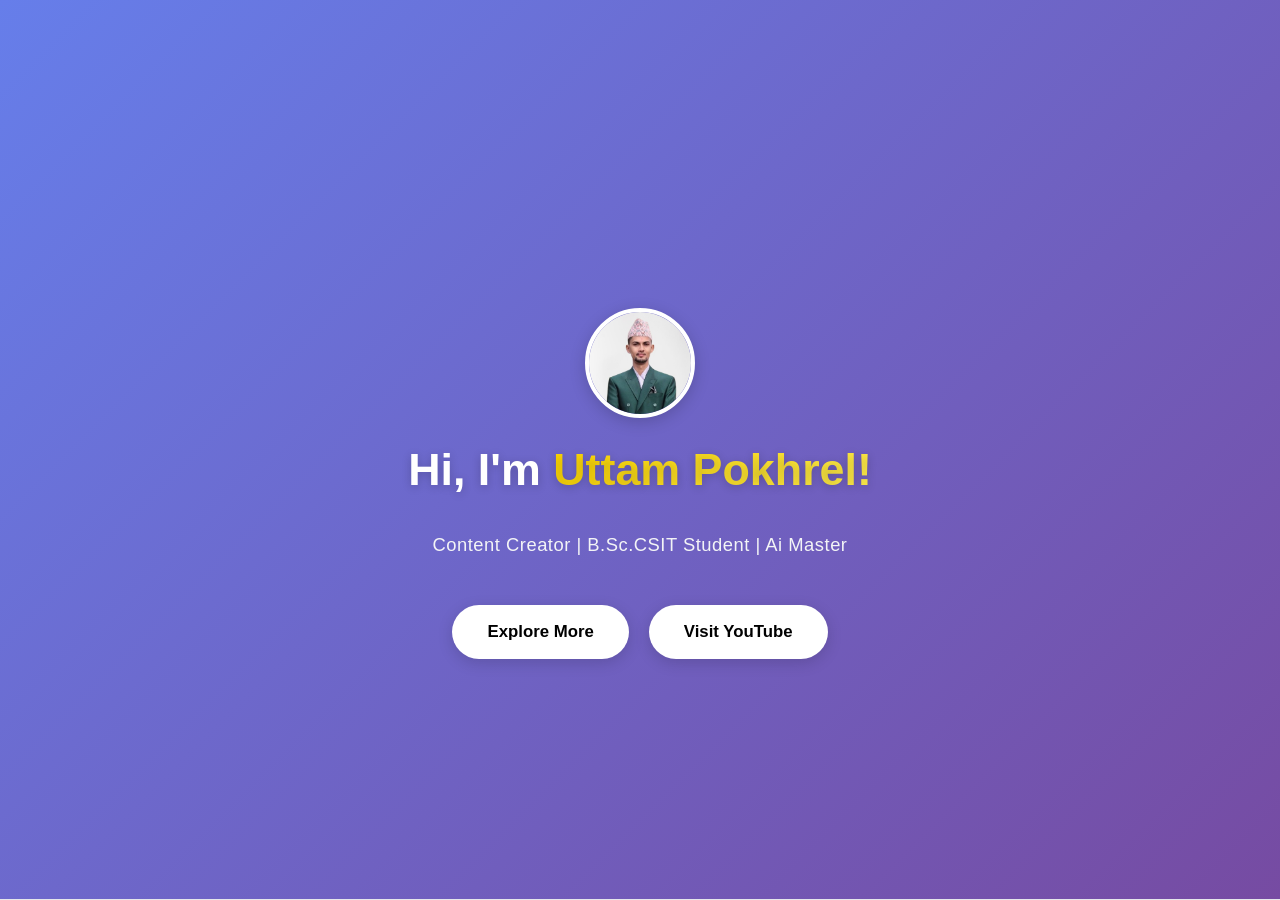
<file: index.html>
<!DOCTYPE html>
<html lang="en">
<head>
    <meta charset="UTF-8">
    <title>Uttam Pokhrel | Official Website</title>
    <link rel="stylesheet" href="style.css">
    <link rel="about section" href="about.html">
    <link rel="contact section" href="contact.html">
    <link rel="follow section" href="follow.html"> 
    <link rel="register section" href="register.html">
    <link rel="signin section" href="signin.html">
    <link rel="signup section" href="signup.html">
    <link rel="privacy.html" href="privacy.html">
    <link rel="terms.html" href="terms.html">
</head>
<body>
<header>
    <nav>
       <div style="font-size:1.3rem;font-weight:bold;letter-spacing:1px;"><strong>Uttam Pokhrel</strong></div>
        <div style="display:flex; align-items:center; gap:15px; flex-wrap:wrap;">
            <a href="index.html">Home</a>
            <a href="about.html">About</a>
            <a href="contact.html">Contact</a>
            <a href="follow.html" >Follow Us</a>
            <button onclick="toggleTheme()" style="background:none; border:none; font-size:1.5rem; cursor:pointer; padding:5px; transition:transform 0.3s;" onmouseover="this.style.transform='scale(1.2)'" onmouseout="this.style.transform='scale(1)'">💡</button>
            <a href="register.html" style="font-weight:700; color:#667eea;">Sign In</a>
        </div>
    </nav>
</header>
    <!-- HERO SECTION -->
    <header class="hero" style="padding-top:80px;">
        <img src="profile.jpg" alt="Uttam Pokhrel Logo" style="width:110px; height:110px; object-fit:cover; border-radius:50%; display:block; margin:0 auto 1em; box-shadow:0 4px 16px rgba(0,0,0,0.18); border:4px solid #fff; background:#f5f5f5; transition:box-shadow 0.3s;">
        <h1 style="font-size:2.8rem;">Hi, I'm <span>Uttam Pokhrel!</span></h1>
        <p style="font-size:1.15rem; color:#f3f4f6;">Content Creator | B.Sc.CSIT Student | Ai Master</p>
        <div class="hero-buttons">
            <!-- make this a direct link to about.html so clicking immediately navigates -->
            <a href="about.html" class="hero-link">Explore More</a>
            <button onclick="openYouTube()">Visit YouTube</button>
        </div>
    </header>
<a href="privacy.html">Privacy Policy</a> | <a href="terms.html">Terms of Service</a>
<footer style="margin-top:60px;">
    <p>© 2029 Uttam Pokhrel. All rights reserved!</p>
</footer>
    <script>
        function scrollToSection() {
            
        }

        function openYouTube() {
            window.open('https://www.youtube.com/@UttamRealPok/featured', '_blank');
        }

        function sendMessageIndex() {
            const input = document.getElementById('chat-input-index');
            const message = input.value.trim();
            if (message) {
                addMessageIndex('You: ' + message);
                input.value = '';
                fetch('/chat', {
                    method: 'POST',
                    headers: { 'Content-Type': 'application/json' },
                    body: JSON.stringify({ message: message })
                })
                .then(response => response.json())
                .then(data => addMessageIndex('AI: ' + data.response))
                .catch(() => addMessageIndex('AI: Sorry, I\'m having trouble, working on it. COMING SOON!'));
            }
        }

        function addMessageIndex(message) {
            const messages = document.getElementById('chat-messages-index');
            const msgDiv = document.createElement('div');
            msgDiv.textContent = message;
            messages.appendChild(msgDiv);
            messages.scrollTop = messages.scrollHeight;
        }
    </script>
    <script src="theme.js"></script>
</body>
</html>
</file>
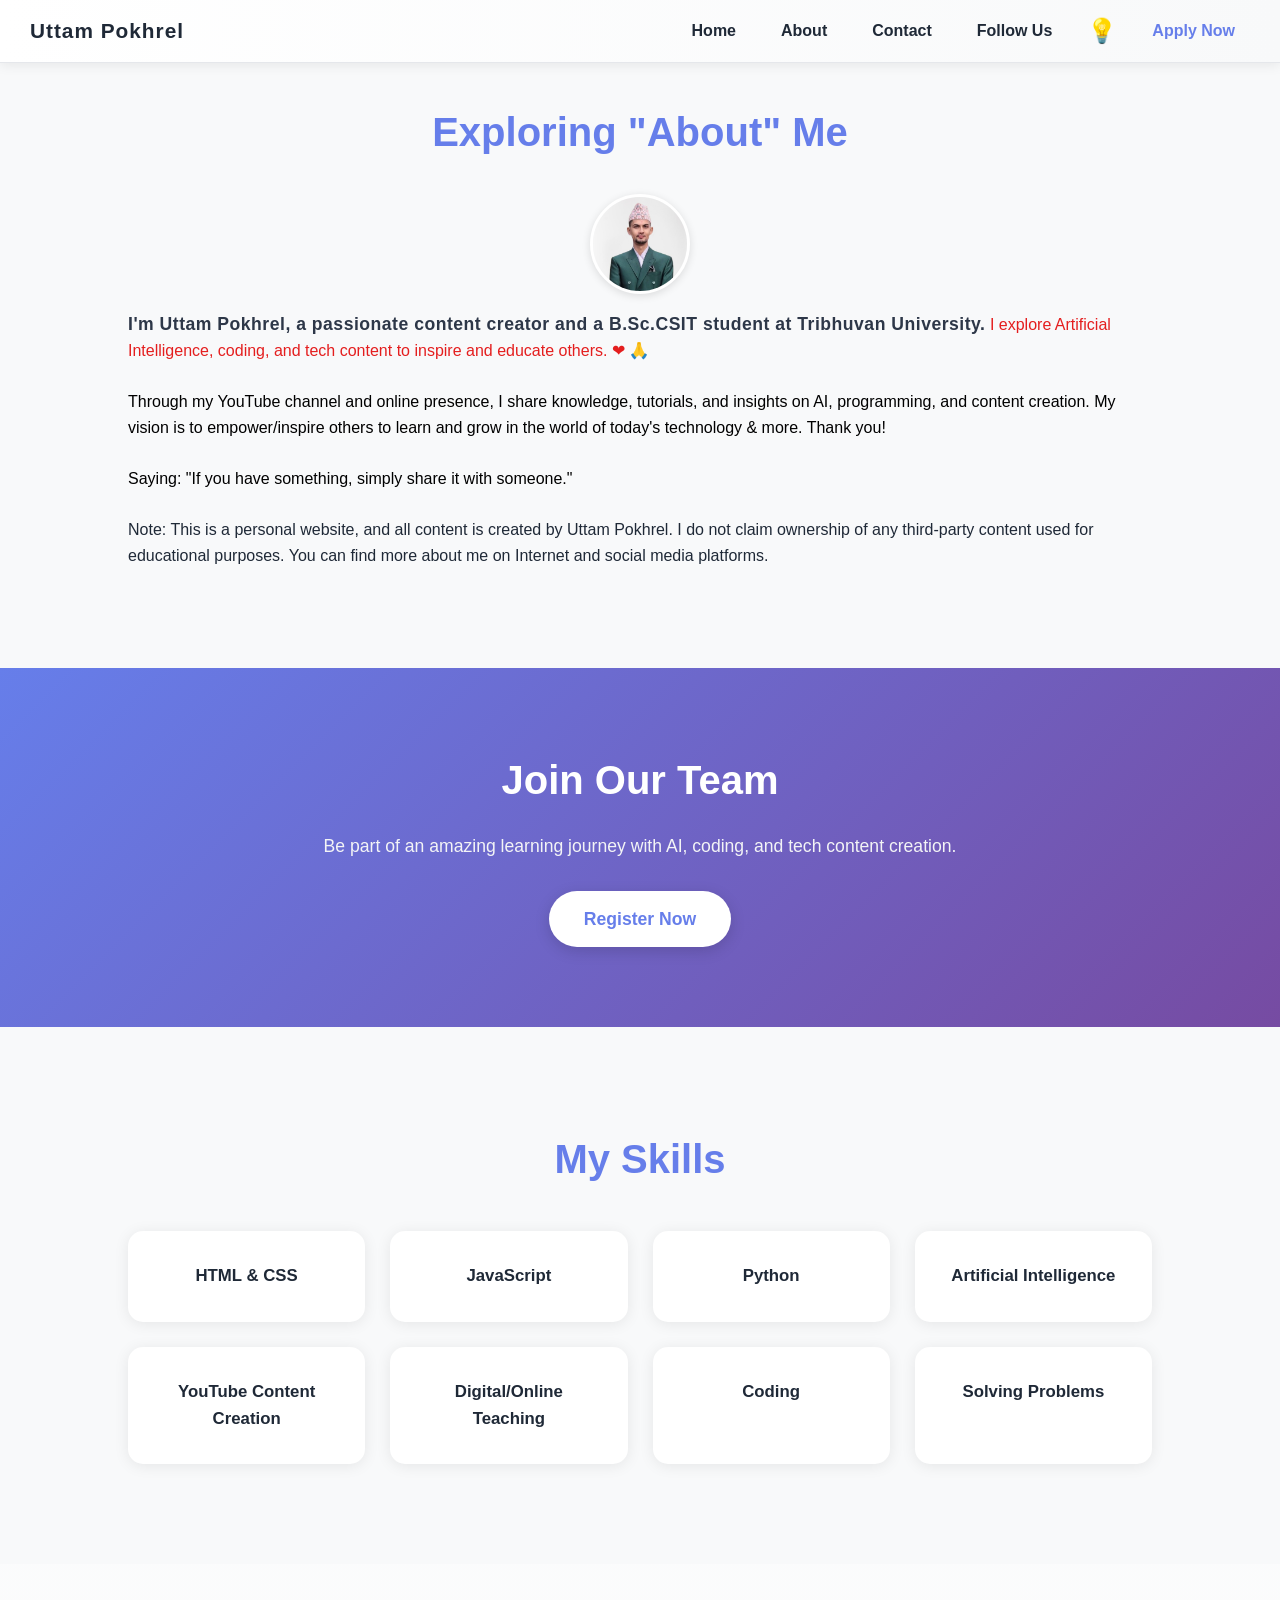
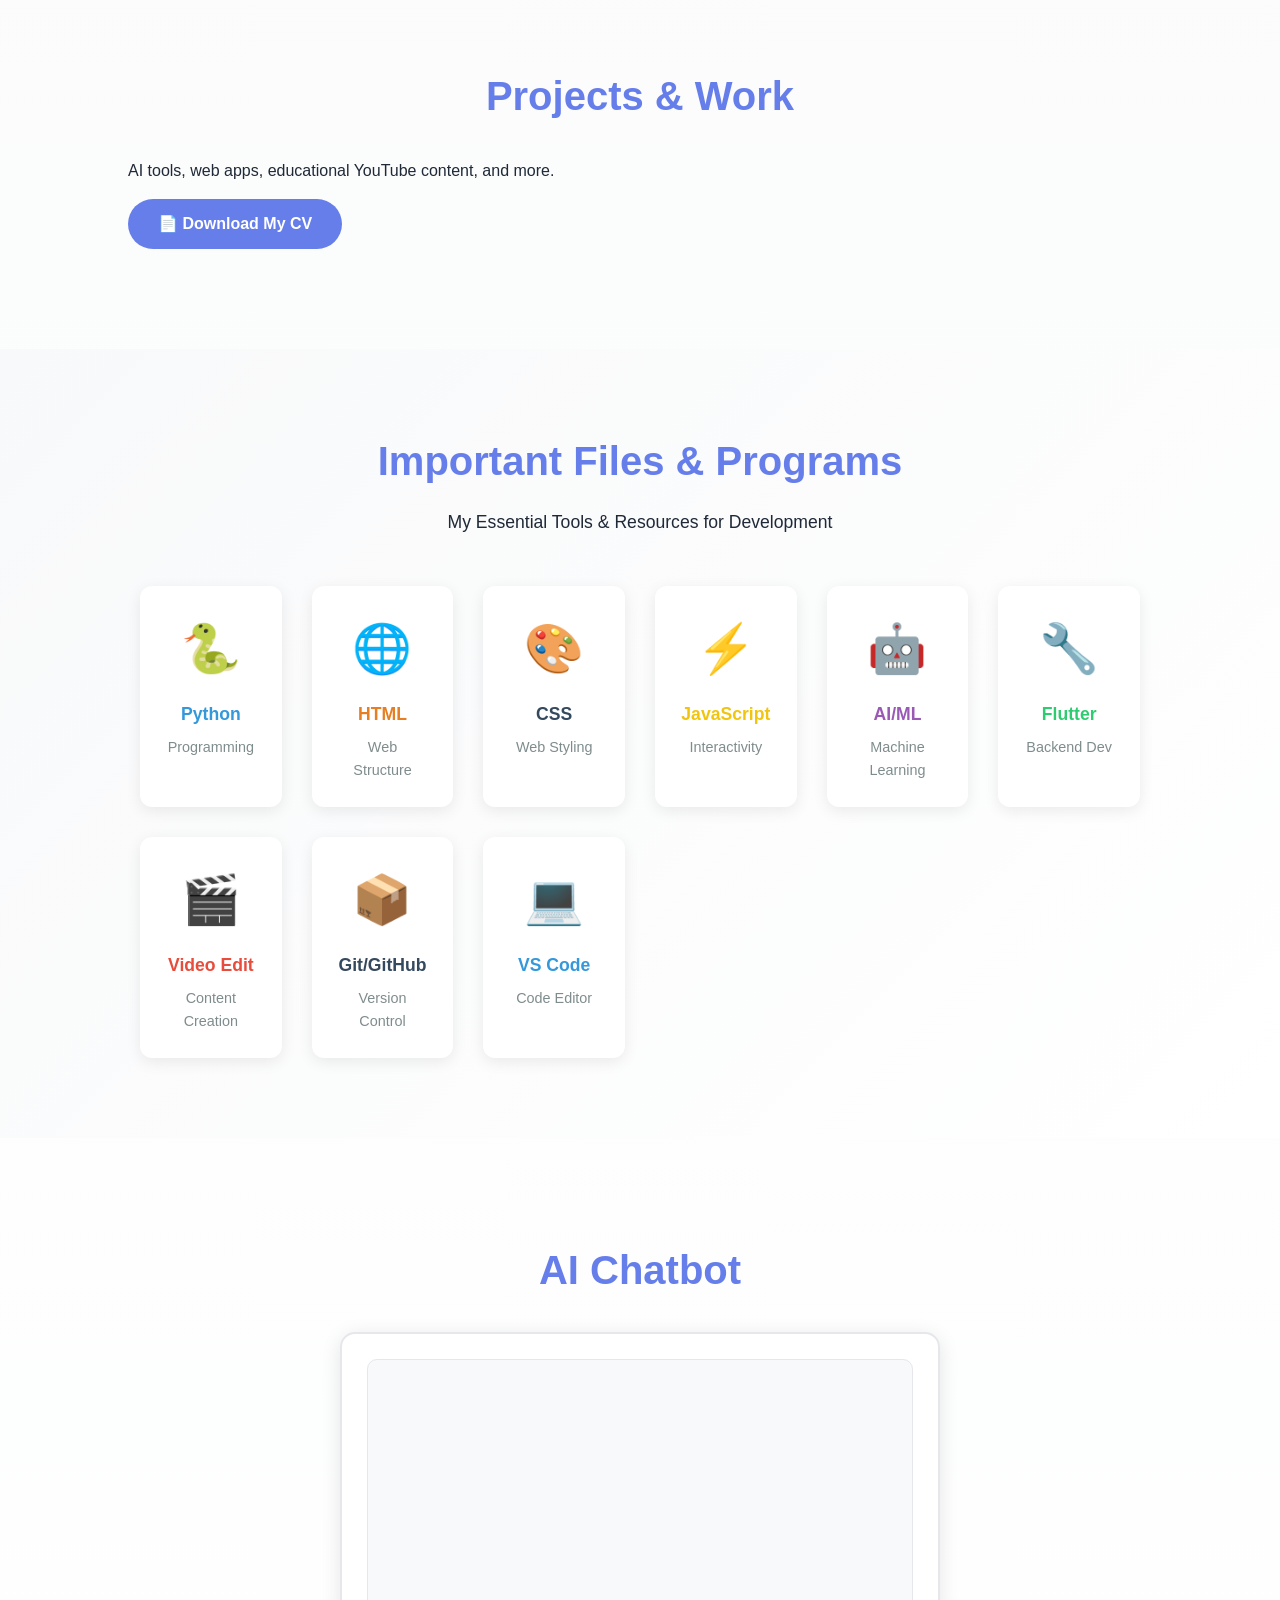
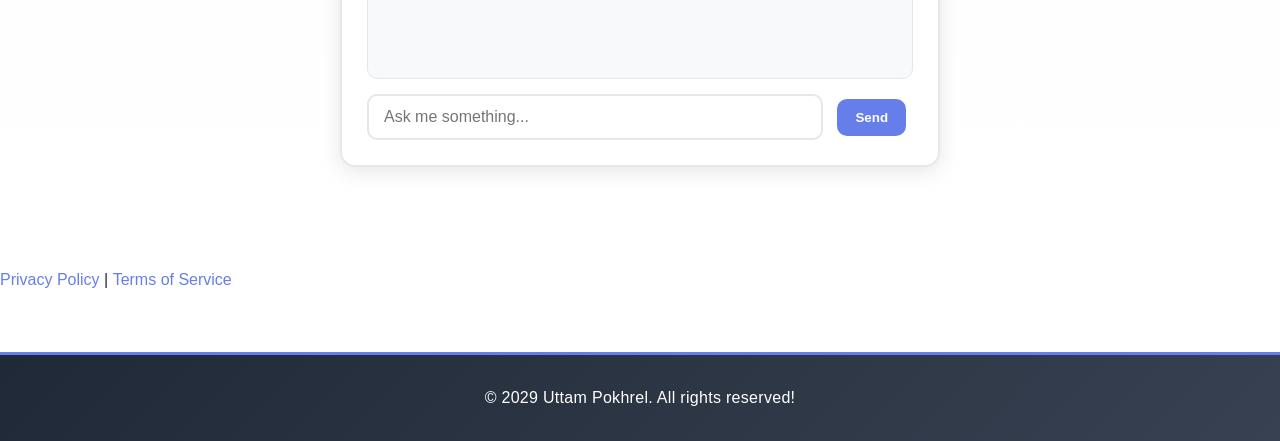
<file: about.html>
<!DOCTYPE html>
<html lang="en">
<head>
    <meta charset="UTF-8">
    <title>About | Uttam Pokhrel</title>
  <link rel="stylesheet" href="style.css">
    <link rel="about section" href="about.html">
    <link rel="contact section" href="contact.html">
    <link rel="follow section" href="follow.html"> 
    <link rel="register section" href="register.html">
    <link rel="signin section" href="signin.html">
    <link rel="signup section" href="signup.html">
    <link rel="privacy.html" href="privacy.html">
    <link rel="terms.html" href="terms.html">
</head>
<body>

<header>
    <nav>
       <div style="font-size:1.3rem;font-weight:bold;letter-spacing:1px;"><strong>Uttam Pokhrel</strong></div>
        <div style="display:flex; align-items:center; gap:15px; flex-wrap:wrap;">
            <a href="index.html">Home</a>
            <a href="about.html">About</a>
            <a href="contact.html">Contact</a>
            <a href="follow.html" >Follow Us</a>
           <button onclick="toggleTheme()" style="background:none; border:none; font-size:1.5rem; cursor:pointer; padding:5px; transition:transform 0.3s;" onmouseover="this.style.transform='scale(1.2)'" onmouseout="this.style.transform='scale(1)'">💡</button>
            <a href="register.html" style="font-weight:700; color:#667eea;">Apply Now</a>
        </div>
    </nav>
</header>
<!-- ABOUT -->
    <section id="about">
        <h2>Exploring "About" Me </h2>
        <p>
             <img src="profile.jpg" alt="Profile Photo" style="width:100px; height:100px; object-fit:cover; border-radius:50%; display:block; margin:0 auto 1em; box-shadow:0 2px 8px rgba(0,0,0,0.12); border:3px solid #fff; background:#f5f5f5;">
            <strong style="font-size:1.1rem; font-weight:700; letter-spacing:0.5px; color:#2d3748;">I'm Uttam Pokhrel, a passionate content creator and a B.Sc.CSIT student at Tribhuvan University.</strong>
            <span style="font-size:1rem; font-weight:500; color:#e41e1e; line-height:1.6;">I explore Artificial Intelligence, coding, and tech content to inspire and educate others. ❤ 🙏</span>
<br style="margin: 30px 0;">
<br style="margin: 30px 0;">
            <span style="font-size:1rem; font-weight:500; color:#000000; line-height:1.6;">Through my YouTube channel and online presence, I share knowledge, tutorials, and insights on AI, programming, and content creation. My vision is to empower/inspire others to learn and grow in the world of today's technology & more. Thank you!</span>
            <br style="margin: 30px 0;">
            <br style="margin: 30px 0;">
             <span style="font-size:1rem; font-weight:500; color:#000000; line-height:1.6;">Saying: "If you have something, simply share it with someone."</span>
             <br style="margin: 30px 0;">
             <br style="margin: 30px 0;">
             Note: This is a personal website, and all content is created by Uttam Pokhrel. I do not claim ownership of any third-party content used for educational purposes. You can find more about me on Internet and social media platforms.
    </section>
    <!-- REGISTER NOW -->
    <section id="register" style="background: linear-gradient(135deg, #667eea 0%, #764ba2 100%); padding:80px 10%; text-align:center; color:#ffffff;">
        <h2 style="color:#ffffff; font-size:2.5rem; margin-bottom:20px;">Join Our Team</h2>
        <p style="font-size:1.1rem; margin-bottom:30px; color:#f3f4f6;">Be part of an amazing learning journey with AI, coding, and tech content creation.</p>
        <a href="https://forms.gle/f17SiPeSPfDuTWSa8" target="_blank" style="display:inline-block; background:#ffffff; color:#667eea; padding:14px 35px; border-radius:50px; text-decoration:none; font-weight:600; font-size:1.1rem; transition:all 0.3s ease; box-shadow:0 4px 15px rgba(0,0,0,0.15);" onmouseover="this.style.background='#f0f0f0'; this.style.transform='translateY(-3px)'; this.style.boxShadow='0 8px 25px rgba(0,0,0,0.2)'" onmouseout="this.style.background='#ffffff'; this.style.transform='translateY(0)'; this.style.boxShadow='0 4px 15px rgba(0,0,0,0.15)'">Register Now</a>
    </section>
    <!-- SKILLS -->
    <section id="skills">
        <h2>My Skills</h2>
        <div class="skills-box">
            <div>HTML & CSS</div>
            <div>JavaScript</div>
            <div>Python</div>
            <div>Artificial Intelligence</div>
            <div>YouTube Content Creation</div>
            <div>Digital/Online Teaching</div>
            <div>Coding</div>
            <div>Solving Problems</div>
        </div>
    </section>

    <!-- PROJECTS -->
    <section id="projects">
        <h2>Projects & Work</h2>
        <p>AI tools, web apps, educational YouTube content, and more.</p>
        <a href="MyCV.pdf" download 
       style="display:inline-block;
              margin-top:15px;
              padding:12px 30px;
              background:#667eea;
              color:white;
              border-radius:30px;
              text-decoration:none;
              font-weight:600;
              transition:0.3s;">
        📄 Download My CV
    </a>
    </section>

    <!-- IMPORTANT FILES & PROGRAMS -->
    <section id="important-files" style="background: linear-gradient(135deg, #f8f9fa, #ffffff); padding:80px 10%; text-align:center;">
        <h2 style="font-size:2.5rem; margin-bottom:15px; color:#667eea; font-weight:700;">Important Files & Programs</h2>
        <p style="font-size:1.1rem; margin-bottom:50px; color:#1f2937; font-weight:500;">My Essential Tools & Resources for Development</p>
        
        <div style="display:grid; grid-template-columns:repeat(auto-fit, minmax(120px, 1fr)); gap:30px; max-width:1000px; margin:0 auto;">
            <!-- Python -->
            <div style="background:#fff; padding:25px; border-radius:12px; box-shadow:0 4px 15px rgba(0,0,0,0.08); transition:all 0.3s ease;" onmouseover="this.style.transform='translateY(-8px)'; this.style.boxShadow='0 12px 30px rgba(52,152,219,0.2)'" onmouseout="this.style.transform='translateY(0)'; this.style.boxShadow='0 4px 15px rgba(0,0,0,0.08)'">
                <div style="font-size:3rem; margin-bottom:12px;">🐍</div>
                <h3 style="color:#3498db; font-size:1.1rem; margin-bottom:8px;">Python</h3>
                <p style="color:#7f8c8d; font-size:0.9rem;">Programming</p>
            </div>
            
            <!-- HTML -->
            <div style="background:#fff; padding:25px; border-radius:12px; box-shadow:0 4px 15px rgba(0,0,0,0.08); transition:all 0.3s ease;" onmouseover="this.style.transform='translateY(-8px)'; this.style.boxShadow='0 12px 30px rgba(230,126,34,0.2)'" onmouseout="this.style.transform='translateY(0)'; this.style.boxShadow='0 4px 15px rgba(0,0,0,0.08)'">
                <div style="font-size:3rem; margin-bottom:12px;">🌐</div>
                <h3 style="color:#e67e22; font-size:1.1rem; margin-bottom:8px;">HTML</h3>
                <p style="color:#7f8c8d; font-size:0.9rem;">Web Structure</p>
            </div>
            
            <!-- CSS -->
            <div style="background:#fff; padding:25px; border-radius:12px; box-shadow:0 4px 15px rgba(0,0,0,0.08); transition:all 0.3s ease;" onmouseover="this.style.transform='translateY(-8px)'; this.style.boxShadow='0 12px 30px rgba(52,73,94,0.2)'" onmouseout="this.style.transform='translateY(0)'; this.style.boxShadow='0 4px 15px rgba(0,0,0,0.08)'">
                <div style="font-size:3rem; margin-bottom:12px;">🎨</div>
                <h3 style="color:#34495e; font-size:1.1rem; margin-bottom:8px;">CSS</h3>
                <p style="color:#7f8c8d; font-size:0.9rem;">Web Styling</p>
            </div>
            
            <!-- JavaScript -->
            <div style="background:#fff; padding:25px; border-radius:12px; box-shadow:0 4px 15px rgba(0,0,0,0.08); transition:all 0.3s ease;" onmouseover="this.style.transform='translateY(-8px)'; this.style.boxShadow='0 12px 30px rgba(241,196,15,0.2)'" onmouseout="this.style.transform='translateY(0)'; this.style.boxShadow='0 4px 15px rgba(0,0,0,0.08)'">
                <div style="font-size:3rem; margin-bottom:12px;">⚡</div>
                <h3 style="color:#f1c40f; font-size:1.1rem; margin-bottom:8px;">JavaScript</h3>
                <p style="color:#7f8c8d; font-size:0.9rem;">Interactivity</p>
            </div>
            
            <!-- AI/ML Tools -->
            <div style="background:#fff; padding:25px; border-radius:12px; box-shadow:0 4px 15px rgba(0,0,0,0.08); transition:all 0.3s ease;" onmouseover="this.style.transform='translateY(-8px)'; this.style.boxShadow='0 12px 30px rgba(155,89,182,0.2)'" onmouseout="this.style.transform='translateY(0)'; this.style.boxShadow='0 4px 15px rgba(0,0,0,0.08)'">
                <div style="font-size:3rem; margin-bottom:12px;">🤖</div>
                <h3 style="color:#9b59b6; font-size:1.1rem; margin-bottom:8px;">AI/ML</h3>
                <p style="color:#7f8c8d; font-size:0.9rem;">Machine Learning</p>
            </div>
            
            <!--Flask & Flutter -->
            <div style="background:#fff; padding:25px; border-radius:12px; box-shadow:0 4px 15px rgba(0,0,0,0.08); transition:all 0.3s ease;" onmouseover="this.style.transform='translateY(-8px)'; this.style.boxShadow='0 12px 30px rgba(46,204,113,0.2)'" onmouseout="this.style.transform='translateY(0)'; this.style.boxShadow='0 4px 15px rgba(0,0,0,0.08)'">
                <div style="font-size:3rem; margin-bottom:12px;">🔧</div>
                <h3 style="color:#2ecc71; font-size:1.1rem; margin-bottom:8px;">Flutter</h3>
                <p style="color:#7f8c8d; font-size:0.9rem;">Backend Dev</p>
            </div>
            
            <!-- Video Editing -->
            <div style="background:#fff; padding:25px; border-radius:12px; box-shadow:0 4px 15px rgba(0,0,0,0.08); transition:all 0.3s ease;" onmouseover="this.style.transform='translateY(-8px)'; this.style.boxShadow='0 12px 30px rgba(231,76,60,0.2)'" onmouseout="this.style.transform='translateY(0)'; this.style.boxShadow='0 4px 15px rgba(0,0,0,0.08)'">
                <div style="font-size:3rem; margin-bottom:12px;">🎬</div>
                <h3 style="color:#e74c3c; font-size:1.1rem; margin-bottom:8px;">Video Edit</h3>
                <p style="color:#7f8c8d; font-size:0.9rem;">Content Creation</p>
            </div>
            
            <!-- Git/GitHub -->
            <div style="background:#fff; padding:25px; border-radius:12px; box-shadow:0 4px 15px rgba(0,0,0,0.08); transition:all 0.3s ease;" onmouseover="this.style.transform='translateY(-8px)'; this.style.boxShadow='0 12px 30px rgba(52,73,94,0.2)'" onmouseout="this.style.transform='translateY(0)'; this.style.boxShadow='0 4px 15px rgba(0,0,0,0.08)'">
                <div style="font-size:3rem; margin-bottom:12px;">📦</div>
                <h3 style="color:#34495e; font-size:1.1rem; margin-bottom:8px;">Git/GitHub</h3>
                <p style="color:#7f8c8d; font-size:0.9rem;">Version Control</p>
            </div>
            
            <!-- VS Code -->
            <div style="background:#fff; padding:25px; border-radius:12px; box-shadow:0 4px 15px rgba(0,0,0,0.08); transition:all 0.3s ease;" onmouseover="this.style.transform='translateY(-8px)'; this.style.boxShadow='0 12px 30px rgba(52,152,219,0.2)'" onmouseout="this.style.transform='translateY(0)'; this.style.boxShadow='0 4px 15px rgba(0,0,0,0.08)'">
                <div style="font-size:3rem; margin-bottom:12px;">💻</div>
                <h3 style="color:#3498db; font-size:1.1rem; margin-bottom:8px;">VS Code</h3>
                <p style="color:#7f8c8d; font-size:0.9rem;">Code Editor</p>
            </div>
        </div>
    </section>

    <!-- AI CHATBOT -->
    <section id="chatbot">
        <h2>AI Chatbot</h2>
        <div id="chat-container-about" aria-live="polite">
            <div id="chat-messages-about"></div>
            <input type="text" id="chat-input-about" placeholder="Ask me something..." aria-label="Chat input">
            <button onclick="sendMessageAbout()" aria-label="Send message">Send</button>
        </div>
    </section>
    <a href="privacy.html">Privacy Policy</a> | <a href="terms.html">Terms of Service</a>
<footer style="margin-top:60px;">
    <p>© 2029 Uttam Pokhrel. All rights reserved!</p>
</footer>
<script>
function sendMessageAbout() {
    const input = document.getElementById('chat-input-about');
    const message = input.value.trim();
    if (message) {
        addMessageAbout('You: ' + message);
        input.value = '';
        fetch('/chat', {
            method: 'POST',
            headers: { 'Content-Type': 'application/json' },
            body: JSON.stringify({ message: message })
        })
        .then(response => response.json())
        .then(data => addMessageAbout('AI: ' + data.response))
        .catch(() => addMessageAbout('AI: Sorry, I\'m having trouble, working on it. COMING SOON!'));
    }
}

function addMessageAbout(message) {
    const messages = document.getElementById('chat-messages-about');
    const msgDiv = document.createElement('div');
    msgDiv.textContent = message;
    msgDiv.style.marginBottom = '10px';
    msgDiv.style.padding = '8px';
    msgDiv.style.borderRadius = '6px';
    msgDiv.style.backgroundColor = message.startsWith('You:') ? '#e8f4f8' : '#f0f0f0';
    messages.appendChild(msgDiv);
    messages.scrollTop = messages.scrollHeight;
}
</script>
<script src="theme.js"></script>
</body>
</html>
</file>
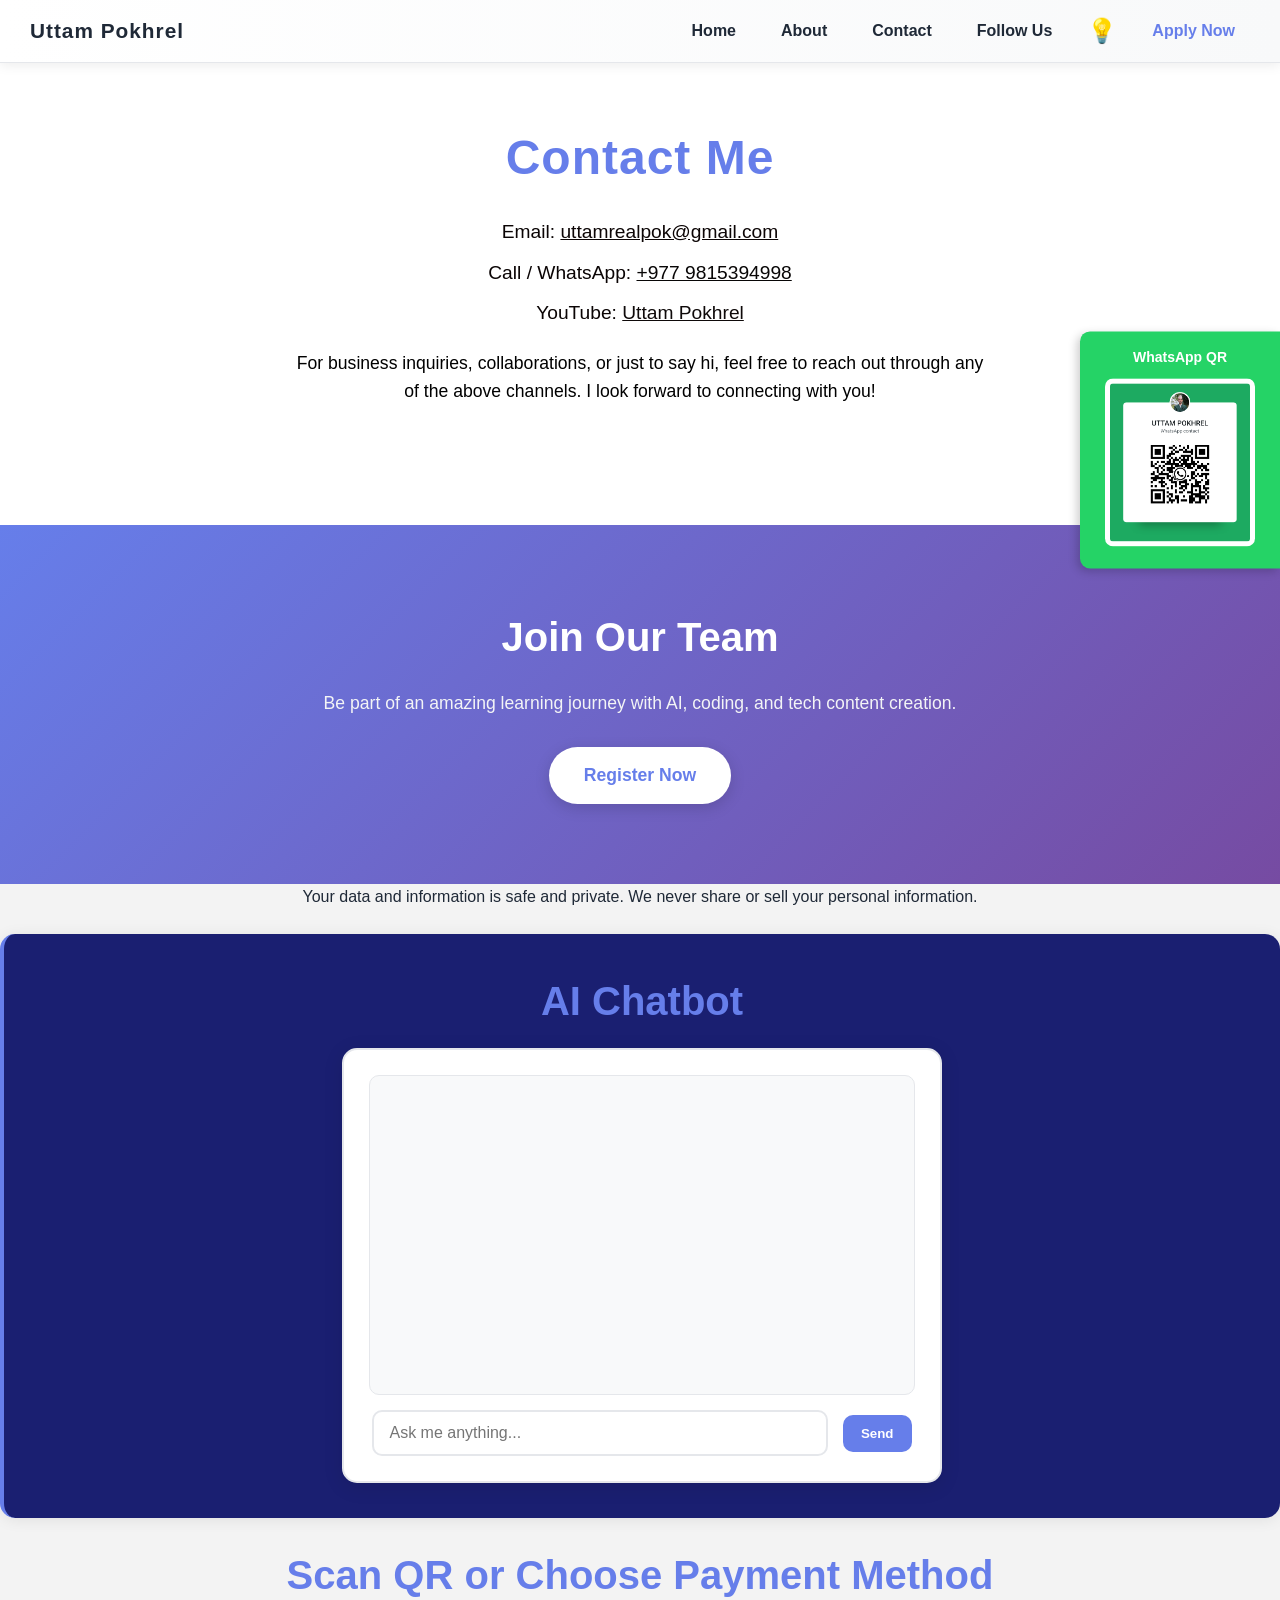
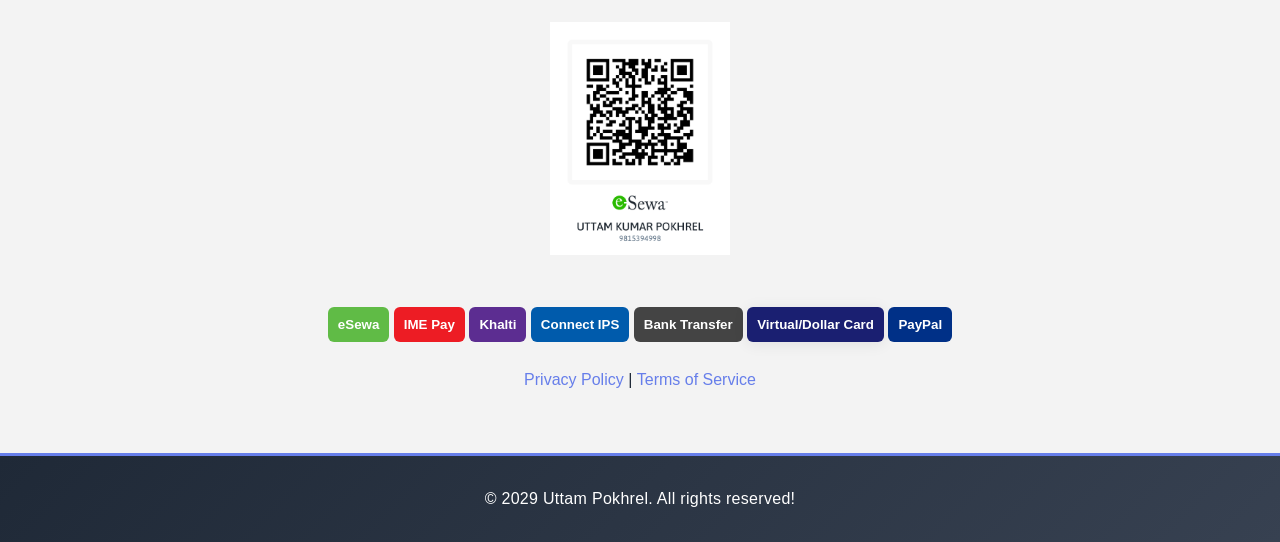
<file: contact.html>
<!DOCTYPE html>
<html lang="en">
<head>
    <meta charset="UTF-8">
    <title>Contact | Uttam Pokhrel</title>
   <link rel="stylesheet" href="style.css">
    <link rel="about section" href="about.html">
    <link rel="contact section" href="contact.html">
    <link rel="follow section" href="follow.html"> 
    <link rel="register section" href="register.html">
    <link rel="signin section" href="signin.html">
    <link rel="signup section" href="signup.html">
    <link rel="privacy.html" href="privacy.html">
    <link rel="terms.html" href="terms.html">
</head>
<body>

<header>
    <nav>
        <div style="font-size:1.3rem;font-weight:bold;letter-spacing:1px;"><strong>Uttam Pokhrel</strong></div>
        <div style="display:flex; align-items:center; gap:15px; flex-wrap:wrap;">
            <a href="index.html">Home</a>
            <a href="about.html">About</a>
            <a href="contact.html">Contact</a>
            <a href="follow.html" >Follow Us</a>
            <button onclick="toggleTheme()" style="background:none; border:none; font-size:1.5rem; cursor:pointer; padding:5px; transition:transform 0.3s;" onmouseover="this.style.transform='scale(1.2)'" onmouseout="this.style.transform='scale(1)'">💡</button>
            <a href="register.html" style="font-weight:700; color:#667eea;">Apply Now</a>
        </div>
    </nav>
</header>

<section id="contact-cover" style="
    background-color:#ffffff;
    color:#0a0404;
    padding:120px 20px;
    text-align:center;
    font-family:Arial, sans-serif;
">
    <div style="max-width:700px; margin:auto;">
        <h1 style="
            font-size:3rem;
            font-weight:700;
            letter-spacing:1px;
            margin-bottom:20px;
            color:#667eea
        ">Contact Me</h1>
        <p style="font-size:1.2rem; margin-bottom:10px;">
            Email: <a href="mailto:uttamrealpok@gmail.com" style="color:#0c0505; text-decoration:underline;">uttamrealpok@gmail.com</a>
        </p>
        <p style="font-size:1.2rem; margin-bottom:10px;">
            Call / WhatsApp: <a href="https://wa.me/9779815394998" target="_blank" style="color:#080606; text-decoration:underline;">+977 9815394998</a>
        </p>
        <p style="font-size:1.2rem; margin-bottom:20px;">
            YouTube: <a href="https://youtube.com/@UttamRealPok" target="_blank" style="color:#0e0909; text-decoration:underline;">Uttam Pokhrel</a>
        </p>
        <p style="font-size:1.1rem; color:#000000;">
            For business inquiries, collaborations, or just to say hi, feel free to reach out through any of the above channels. I look forward to connecting with you!
        </p>
    </div>
    <style>
/* Right Sidebar */
.whatsapp-sidebar {
    position: fixed;
    right: 0;
    top: 50%;
    transform: translateY(-50%);
    background: #25D366;
    padding: 15px;
    border-radius: 10px 0 0 10px;
    box-shadow: -3px 3px 10px rgba(0,0,0,0.2);
    text-align: center;
    width: 200px;
}

.whatsapp-sidebar h4 {
    color: white;
    margin-bottom: 10px;
    font-size: 14px;
}

.whatsapp-sidebar img {
    width: 150px;
    background: white;
    padding: 5px;
    border-radius: 8px;
}

/* Demo page content */
.content {
    padding: 40px;
}
</style>

<body>

<!-- WhatsApp QR Sidebar -->
<div class="whatsapp-sidebar">
    <h4>WhatsApp QR</h4>

    <!-- Replace 97798XXXXXXX with your WhatsApp number -->
    <img src="WhatsApp QR.png" alt="WhatsApp QR">
</div>

</body>
</section>
    <!-- REGISTER NOW -->
    <section id="register" style="background: linear-gradient(135deg, #667eea 0%, #764ba2 100%); padding:80px 10%; text-align:center; color:#ffffff;">
        <h2 style="color:#ffffff; font-size:2.5rem; margin-bottom:20px;">Join Our Team</h2>
        <p style="font-size:1.1rem; margin-bottom:30px; color:#f3f4f6;">Be part of an amazing learning journey with AI, coding, and tech content creation.</p>
        <a href="https://forms.gle/f17SiPeSPfDuTWSa8" target="_blank" style="display:inline-block; background:#ffffff; color:#667eea; padding:14px 35px; border-radius:50px; text-decoration:none; font-weight:600; font-size:1.1rem; transition:all 0.3s ease; box-shadow:0 4px 15px rgba(0,0,0,0.15);" onmouseover="this.style.background='#f0f0f0'; this.style.transform='translateY(-3px)'; this.style.boxShadow='0 8px 25px rgba(0,0,0,0.2)'" onmouseout="this.style.background='#ffffff'; this.style.transform='translateY(0)'; this.style.boxShadow='0 4px 15px rgba(0,0,0,0.15)'">Register Now</a>
    </section>
     Your data and information is safe and private. We never share or sell your personal information. <search></search>
    <div class="card">
        <h2>AI Chatbot</h2>
        <div id="chat-container-contact">
            <div id="chat-messages-contact"></div>
            <input id="chat-input-contact" type="text" placeholder="Ask me anything..." />
            <button onclick="sendMessageContact()">Send</button>
        </div>
    </div>
</div>
<!-- Payment Method -->
 <head>
<style>
body{

    font-family: Arial, sans-serif;
    background:#f3f3f3;
    text-align:center; }

h2{
    margin-bottom:15px;
}

.qr-box img{
    width:180px;
    margin-bottom:20px;
}

.payment-methods{
    display:white;
    grid-template-columns:1fr 1fr;
    gap:10px;
}

.payment-methods button{
    padding:10px;
    border:none;
    border-radius:6px;
    cursor:pointer;
    font-weight:bold;
    color:white;
}

.esewa{ background:#60bb46; }
.ime{ background:#ed1c24; }
.khalti{ background:#5C2D91; }
.connect{ background:#005BAC; }
.bank{ background:#444; }
.card{ background:#1a1f71; }
.paypal{ background:#003087; }
.virtual{ background:#ff9800; }

.payment-methods button:hover{
    opacity:0.85;
}
</style>
</body>
<div class="payment-box">
    <h2>Scan QR or Choose Payment Method</h2>

    <!-- QR Code -->
    <div class="qr-box">
        <img src="eSewa_My_QR.png" alt="QR Code">
    </div>
</div>
    <!-- Payment Buttons -->
    <div class="payment-methods">
    </button>
        <button class="esewa" onclick= "window.location.href='eSewa_My_QR.png'">eSewa</button>
        <button class="ime" onclick="window.location.href='Qr pay details.jpg'">IME Pay</button>
        <button class="khalti" onclick="window.location.href='Qr pay details.jpg'">Khalti</button>
        <button class="connect" onclick="window.location.href='Qr pay details.jpg'">Connect IPS</button>
        <button class="bank" onclick="window.location.href='Qr pay details.jpg'">Bank Transfer</button>
        <button class="card" onclick="alert('Pay \\ Name: Uttam Kumar Pokhrel\\ Card number: (+977) 9815394998\\ Country: Nepal')">Virtual/Dollar Card</button>
        <button class="paypal" onclick="alert('PayPal \\ Name: Uttam Kumar Pokhrel\\ Phone: (+977) 9815394998\\ Email: uttamrealpok@gmail.com\\ Country: Nepal')">PayPal</button>
    </div>
</div>
<a href="privacy.html">Privacy Policy</a> | <a href="terms.html">Terms of Service</a>
<footer style="margin-top:60px;">
    <p>© 2029 Uttam Pokhrel. All rights reserved!</p>
</footer>
<script>
function sendMessageContact() {
    const input = document.getElementById('chat-input-contact');
    const message = input.value.trim();
    if (message) {
        addMessageContact('You: ' + message);
        input.value = '';
        fetch('/chat', {
            method: 'POST',
            headers: { 'Content-Type': 'application/json' },
            body: JSON.stringify({ message: message })
        })
        .then(response => response.json())
        .then(data => addMessageContact('AI: ' + data.response))
        .catch(() => addMessageContact('AI: Sorry, I\'m having trouble, working on it. COMING SOON!'));
    }
}

function addMessageContact(message) {
    const messages = document.getElementById('chat-messages-contact');
    const msgDiv = document.createElement('div');
    msgDiv.textContent = message;
    messages.appendChild(msgDiv);
    messages.scrollTop = messages.scrollHeight;
}
</script>
<script src="theme.js"></script>
</body>
</html>
</file>
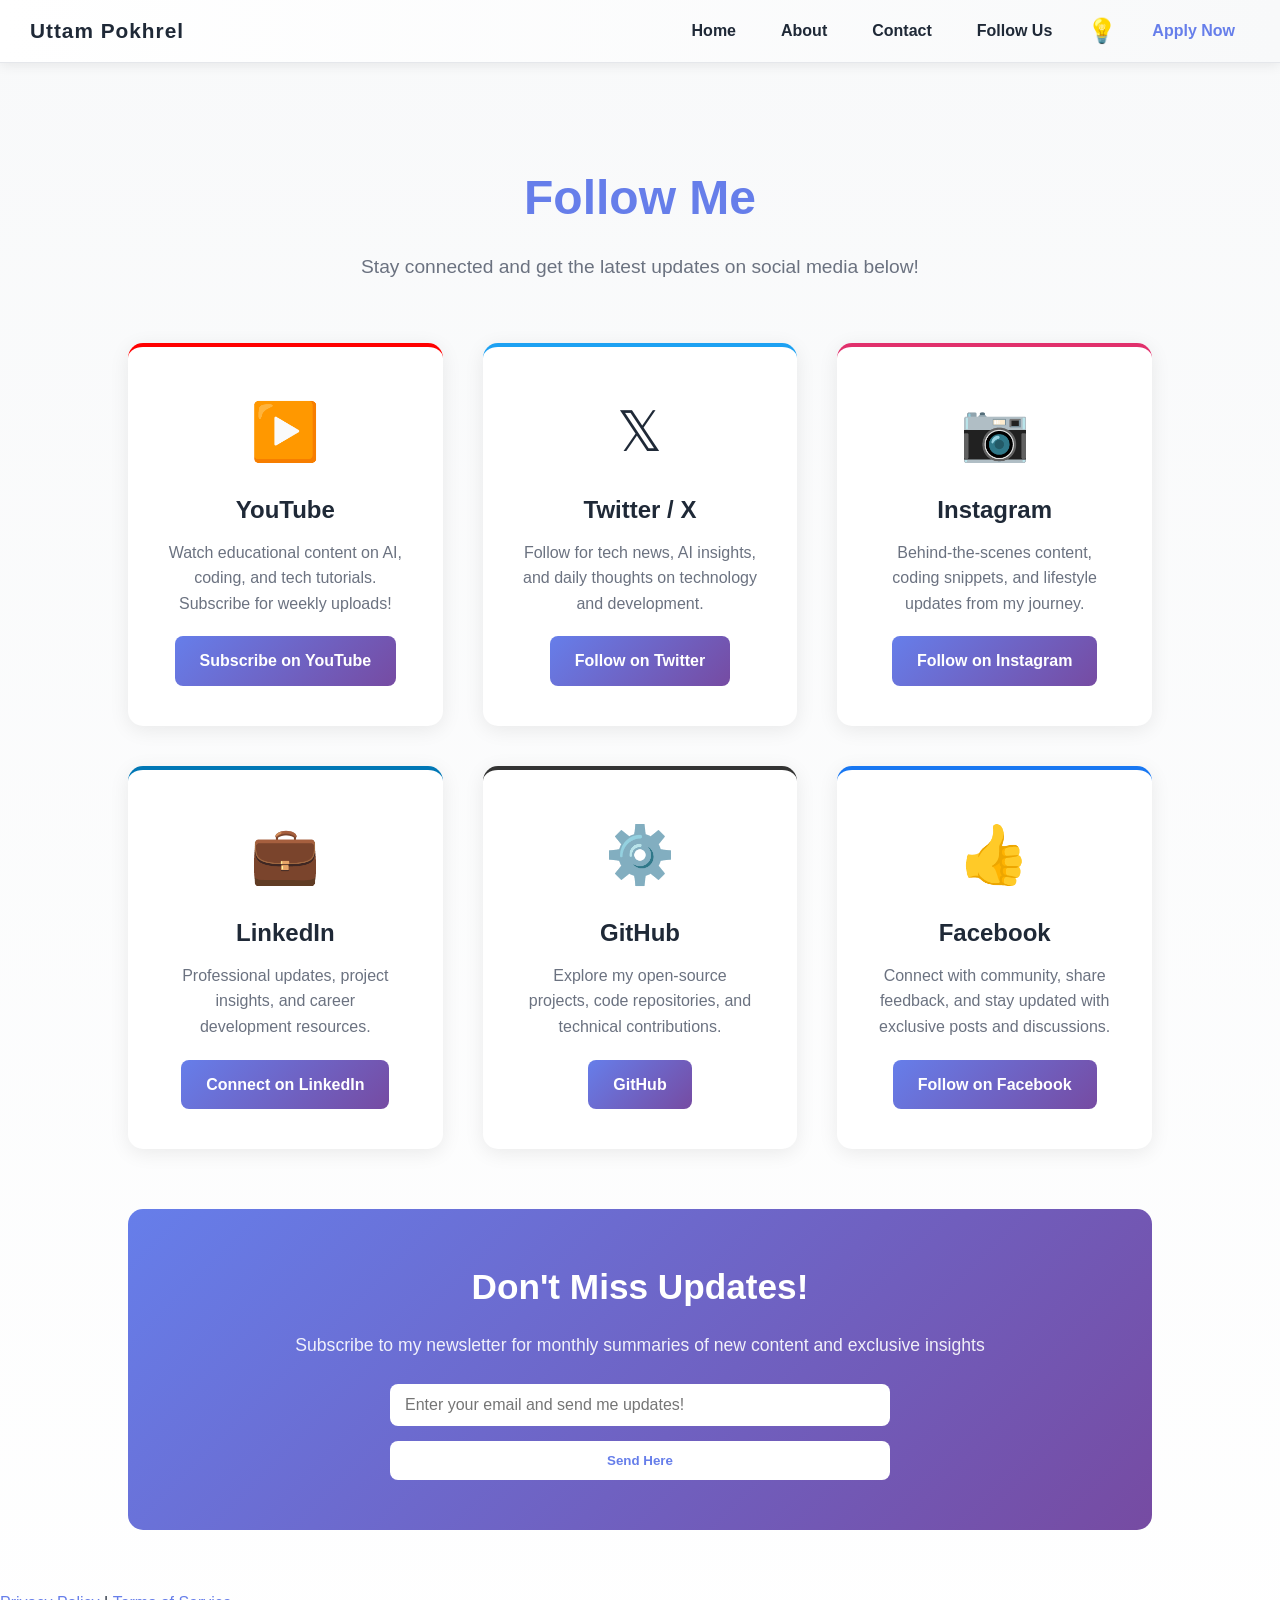
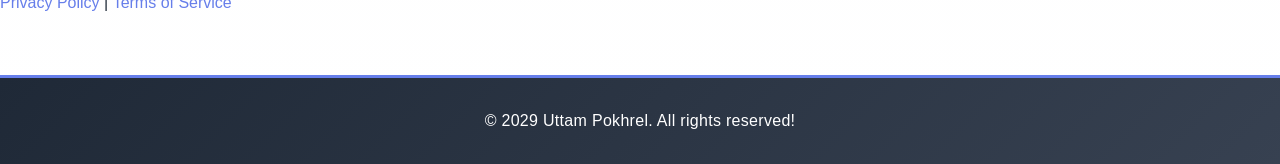
<file: follow.html>
<!DOCTYPE html>
<html lang="en">
<head>
    <meta charset="UTF-8">
    <title>Follow Us | Uttam Pokhrel</title>
   <link rel="stylesheet" href="style.css">
    <link rel="about section" href="about.html">
    <link rel="contact section" href="contact.html">
    <link rel="follow section" href="follow.html"> 
    <link rel="register section" href="register.html">
    <link rel="signin section" href="signin.html">
    <link rel="signup section" href="signup.html">
    <link rel="privacy.html" href="privacy.html">
    <link rel="terms.html" href="terms.html">
    <style>
        .follow-container {
            margin-top: 100px;
            padding: 60px 10%;
        }
        
        .follow-header {
            text-align: center;
            margin-bottom: 60px;
        }
        
        .follow-header h1 {
            font-size: 3rem;
            color: #667eea;
            margin-bottom: 15px;
            font-weight: 700;
        }
        
        .follow-header p {
            font-size: 1.2rem;
            color: #6b7280;
            margin-bottom: 10px;
        }
        
        .social-grid {
            display: grid;
            grid-template-columns: repeat(auto-fit, minmax(300px, 1fr));
            gap: 40px;
            margin-bottom: 60px;
        }
        
        .social-card {
            background: #ffffff;
            padding: 40px;
            border-radius: 15px;
            box-shadow: 0 4px 20px rgba(0, 0, 0, 0.08);
            text-align: center;
            border-top: 4px solid #667eea;
            transition: all 0.3s ease;
        }
        
        .social-card:hover {
            transform: translateY(-10px);
            box-shadow: 0 12px 30px rgba(0, 0, 0, 0.15);
        }
        
        .social-icon {
            font-size: 3.5rem;
            margin-bottom: 15px;
            display: block;
        }
        
        .social-card h3 {
            font-size: 1.5rem;
            color: #1f2937;
            margin-bottom: 10px;
        }
        
        .social-card p {
            color: #6b7280;
            margin-bottom: 20px;
            line-height: 1.6;
        }
        
        .social-link {
            display: inline-block;
            background: linear-gradient(135deg, #667eea, #764ba2);
            color: #ffffff;
            padding: 12px 25px;
            border-radius: 8px;
            text-decoration: none;
            font-weight: 600;
            transition: all 0.3s ease;
        }
        
        .social-link:hover {
            transform: scale(1.05);
            box-shadow: 0 6px 15px rgba(102, 126, 234, 0.3);
        }
        
        .youtube-card { border-top-color: #FF0000; }
        .youtube-card:hover { background: #FFF5F5; }
        
        .twitter-card { border-top-color: #1DA1F2; }
        .twitter-card:hover { background: #F5F8FF; }
        
        .instagram-card { border-top-color: #E1306C; }
        .instagram-card:hover { background: #FFF5FA; }
        
        .linkedin-card { border-top-color: #0077B5; }
        .linkedin-card:hover { background: #F5F9FF; }
        
        .github-card { border-top-color: #333; }
        .github-card:hover { background: #F5F5F5; }
        
        .facebook-card { border-top-color: #1877F2; }
        .facebook-card:hover { background: #F0F4FF; }
        
        .follow-cta {
            background: linear-gradient(135deg, #667eea, #764ba2);
            padding: 50px 40px;
            border-radius: 15px;
            color: #ffffff;
            text-align: center;
            margin-top: 60px;
        }
        
        .follow-cta h2 {
            font-size: 2.2rem;
            color: #ffffff;
            margin-bottom: 15px;
        }
        
        .follow-cta p {
            font-size: 1.1rem;
            color: rgba(255, 255, 255, 0.9);
            margin-bottom: 25px;
        }
        
        .follow-cta button {
            background: #ffffff;
            color: #667eea;
            padding: 12px 30px;
            border: none;
            border-radius: 8px;
            font-weight: 600;
            cursor: pointer;
            transition: all 0.3s ease;
        }
        
        .follow-cta button:hover {
            transform: scale(1.05);
            box-shadow: 0 6px 15px rgba(0, 0, 0, 0.2);
        }
    </style>
</head>
<body>
<header>
    <nav>
        <div style="font-size:1.3rem;font-weight:bold;letter-spacing:1px;"><strong>Uttam Pokhrel</strong></div>
        <div style="display:flex; align-items:center; gap:15px; flex-wrap:wrap;">
            <a href="index.html">Home</a>
            <a href="about.html">About</a>
            <a href="contact.html">Contact</a>
            <a href="follow.html">Follow Us</a>
            <button onclick="toggleTheme()" style="background:none; border:none; font-size:1.5rem; cursor:pointer; padding:5px; transition:transform 0.3s;" onmouseover="this.style.transform='scale(1.2)'" onmouseout="this.style.transform='scale(1)'">💡</button>
            <a href="register.html" style="font-weight:700; color:#667eea;">Apply Now</a>
        </div>
    </nav>
</header>
<div class="follow-container">
    <div class="follow-header">
        <h1>Follow Me</h1>
        <p>Stay connected and get the latest updates on social media below!</p>
    </div>
    
    <div class="social-grid">
        <!-- YouTube -->
        <div class="social-card youtube-card">
            <span class="social-icon">▶️</span>
            <h3>YouTube</h3>
            <p>Watch educational content on AI, coding, and tech tutorials. Subscribe for weekly uploads!</p>
            <a href="https://youtube.com/@UttamRealPok" target="_blank" class="social-link">Subscribe on YouTube</a>
        </div>
        
        <!-- Twitter -->
        <div class="social-card twitter-card">
            <span class="social-icon">𝕏</span>
            <h3>Twitter / X</h3>
            <p>Follow for tech news, AI insights, and daily thoughts on technology and development.</p>
            <a href="https://twitter.com/UttamRealPok" target="_blank" class="social-link">Follow on Twitter</a>
        </div>
        
        <!-- Instagram -->
        <div class="social-card instagram-card">
            <span class="social-icon">📷</span>
            <h3>Instagram</h3>
            <p>Behind-the-scenes content, coding snippets, and lifestyle updates from my journey.</p>
            <a href="https://instagram.com/uttamrealpok" target="_blank" class="social-link">Follow on Instagram</a>
        </div>
        
        <!-- LinkedIn -->
        <div class="social-card linkedin-card">
            <span class="social-icon">💼</span>
            <h3>LinkedIn</h3>
            <p>Professional updates, project insights, and career development resources.</p>
            <a href="https://linkedin.com/in/uttampokhrel" target="_blank" class="social-link">Connect on LinkedIn</a>
        </div>
        
        <!-- GitHub -->
        <div class="social-card github-card">
            <span class="social-icon">⚙️</span>
            <h3>GitHub</h3>
            <p>Explore my open-source projects, code repositories, and technical contributions.</p>
            <a href="https://github.com/uttamrealpokhrel" target="_blank" class="social-link"> GitHub</a>
        </div>
        
        <!-- Facebook -->
        <div class="social-card facebook-card">
            <span class="social-icon">👍</span>
            <h3>Facebook</h3>
            <p>Connect with community, share feedback, and stay updated with exclusive posts and discussions.</p>
            <a href="https://facebook.com/uttam.pokhrel.page" target="_blank" class="social-link">Follow on Facebook</a>
        </div>
    </div>
    
    <div class="follow-cta">
        <h2>Don't Miss Updates!</h2>
        <p>Subscribe to my newsletter for monthly summaries of new content and exclusive insights</p>
        <form onsubmit="handleNewsletter(event)" style="max-width:500px; margin:0 auto;">
            <input type="email" placeholder="Enter your email and send me updates!" required style="width:100%; padding:12px 15px; border:none; border-radius:8px; margin-bottom:15px; font-size:1rem;">
            <button type="submit" style="background:#ffffff; width:100%;">Send Here</button>
        </form>
    </div>
</div>
<a href="privacy.html">Privacy Policy</a> | <a href="terms.html">Terms of Service</a>
<footer style="margin-top:60px;">
    <p>© 2029 Uttam Pokhrel. All rights reserved!</p>
</footer>

<script>
    function handleNewsletter(event) {
        event.preventDefault();
        const email = event.target.querySelector('input[type="email"]').value;
        alert('Thank you for subscribing!\n\nWe will send monthly updates to: ' + email);
        event.target.reset();
    }
</script>
<script src="theme.js"></script>
</body>
</html>
</file>
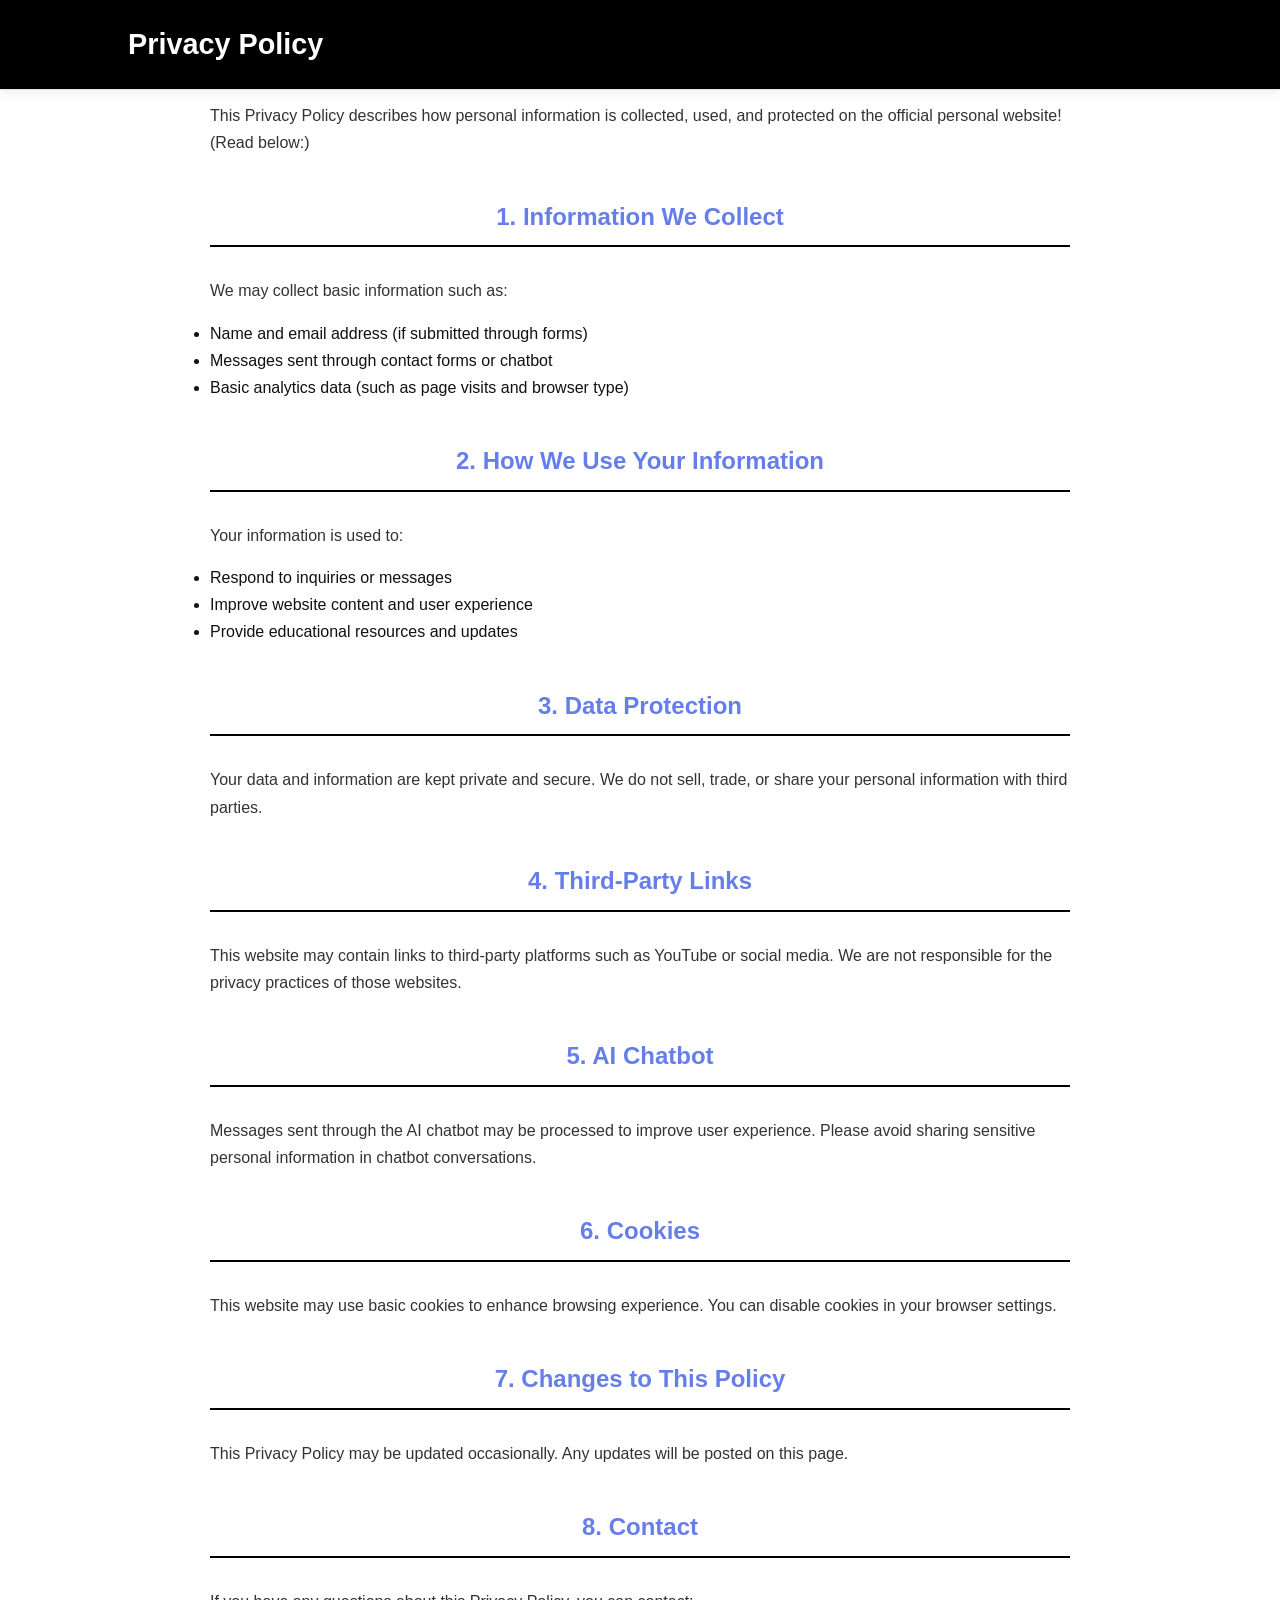
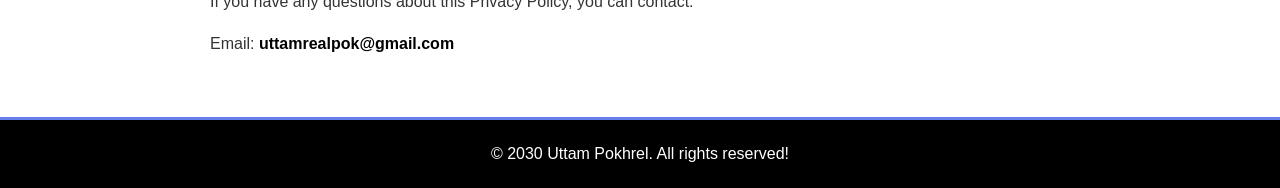
<file: privacy.html>
<!DOCTYPE html>
<html lang="en">
<head>
    <title>Privacy Policy | Uttam Pokhrel</title>
   <link rel="stylesheet" href="style.css">
    <link rel="about section" href="about.html">
    <link rel="contact section" href="contact.html">
    <link rel="follow section" href="follow.html"> 
    <link rel="register section" href="register.html">
    <link rel="signin section" href="signin.html">
    <link rel="signup section" href="signup.html">
    <link rel="privacy.html" href="privacy.html">
    <link rel="terms.html" href="terms.html">
</head>
<body>
<style>
body{
    margin:0;
    font-family: Arial, sans-serif;
    background:#ffffff;
    color:#111;
    line-height:1.7;
}

header{
    background:#000;
    color:#fff;
    padding:20px 10%;
}

header h1{
    margin:0;
    font-size:1.8rem;
}

.container{
    max-width:900px;
    margin:60px auto;
    padding:0 20px;
}

h2{
    margin-top:40px;
    font-size:1.5rem;
    border-bottom:2px solid #000;
    padding-bottom:8px;
}

p{
    margin:15px 0;
    color:#333;
}

a{
    color:#000;
    font-weight:600;
}

footer{
    background:#000;
    color:#fff;
    text-align:center;
    padding:20px;
    margin-top:60px;
}
</style>
</head>

<body>

<header>
    <h1>Privacy Policy</h1>
</header>

<div class="container">

<p><strong>Effective Date:</strong> January 2029 (A.D.)</p>

<p>This Privacy Policy describes how personal information is collected, used, and protected on the official personal website! (Read below:) </p>

<h2>1. Information We Collect</h2>
<p>We may collect basic information such as:</p>
<ul>
<li>Name and email address (if submitted through forms)</li>
<li>Messages sent through contact forms or chatbot</li>
<li>Basic analytics data (such as page visits and browser type)</li>
</ul>

<h2>2. How We Use Your Information</h2>
<p>Your information is used to:</p>
<ul>
<li>Respond to inquiries or messages</li>
<li>Improve website content and user experience</li>
<li>Provide educational resources and updates</li>
</ul>

<h2>3. Data Protection</h2>
<p>Your data and information are kept private and secure. We do not sell, trade, or share your personal information with third parties.</p>

<h2>4. Third-Party Links</h2>
<p>This website may contain links to third-party platforms such as YouTube or social media. We are not responsible for the privacy practices of those websites.</p>

<h2>5. AI Chatbot</h2>
<p>Messages sent through the AI chatbot may be processed to improve user experience. Please avoid sharing sensitive personal information in chatbot conversations.</p>

<h2>6. Cookies</h2>
<p>This website may use basic cookies to enhance browsing experience. You can disable cookies in your browser settings.</p>

<h2>7. Changes to This Policy</h2>
<p>This Privacy Policy may be updated occasionally. Any updates will be posted on this page.</p>

<h2>8. Contact</h2>
<p>If you have any questions about this Privacy Policy, you can contact:</p>
<p>Email: <a href="mailto:uttamrealpok@gmail.com">uttamrealpok@gmail.com</a></p>

</div>

<footer>
© 2030 Uttam Pokhrel. All rights reserved!
</footer>

</body>
</html>
</file>
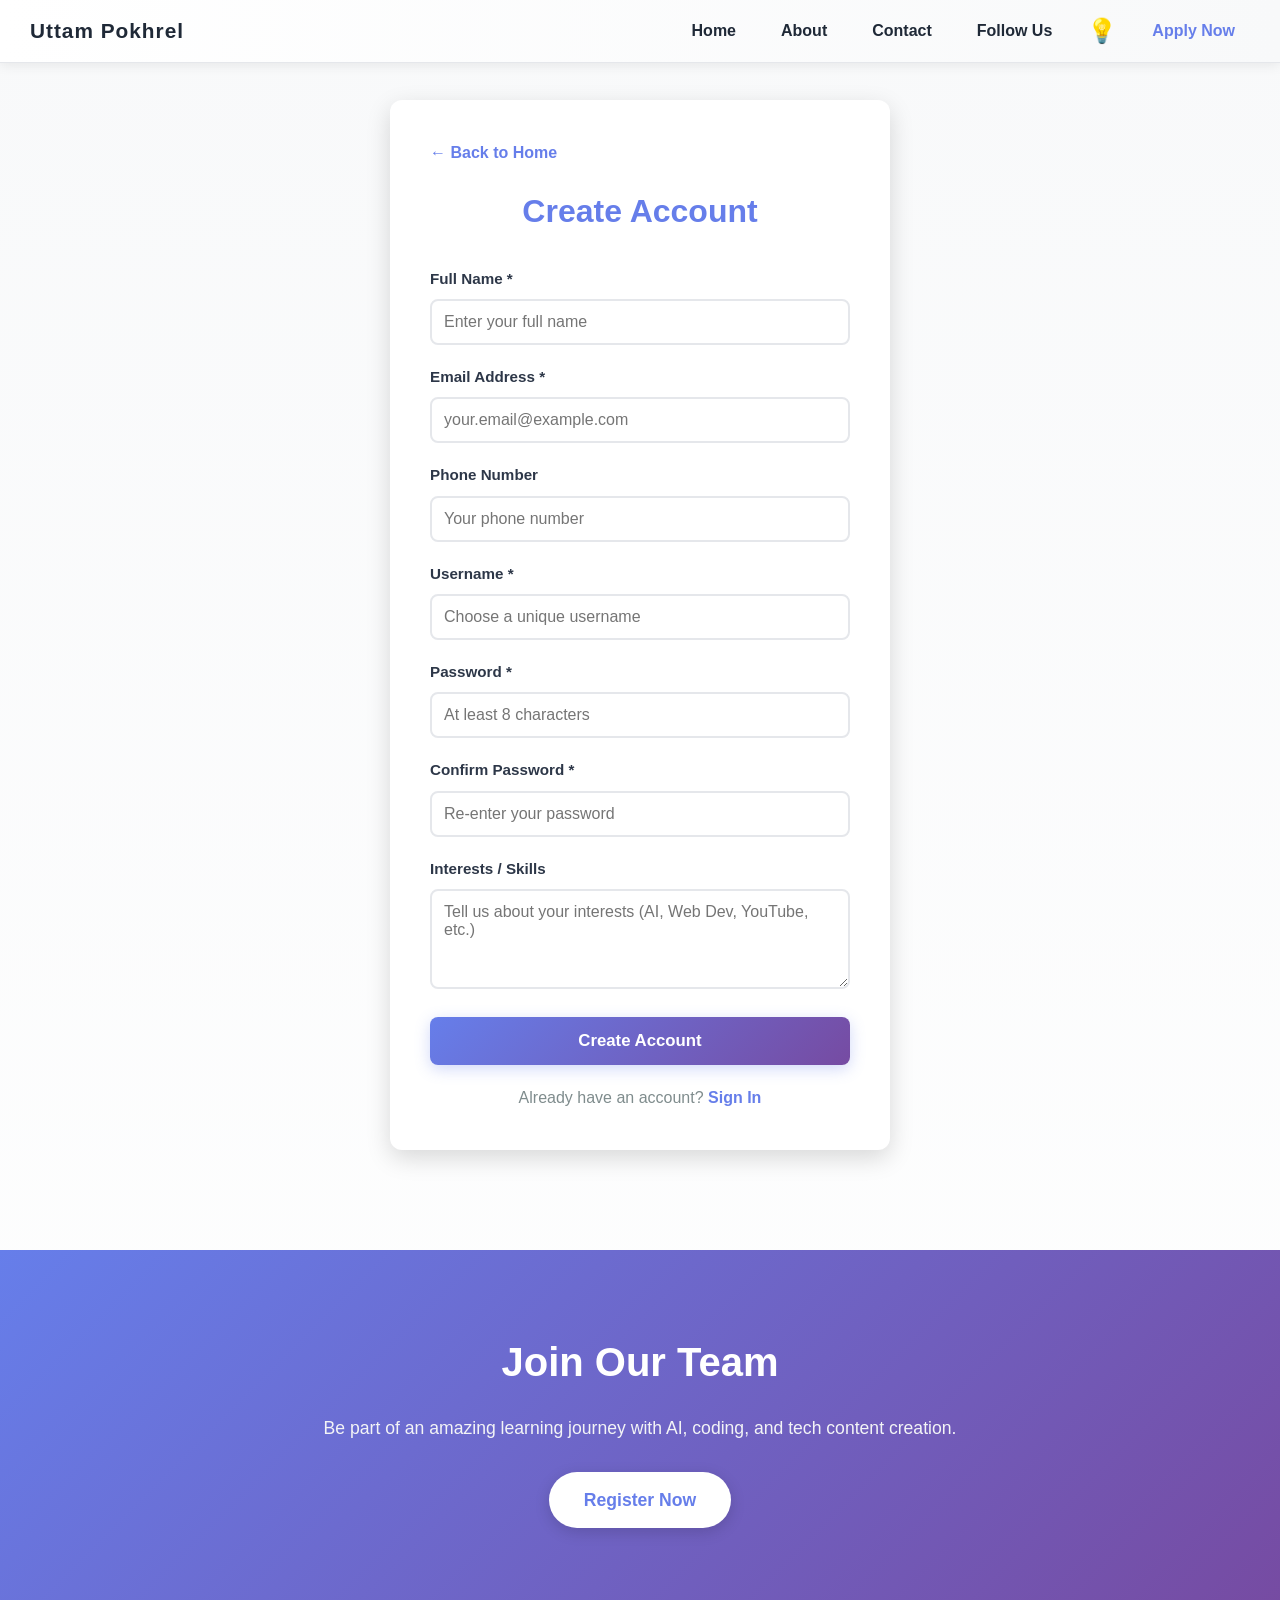
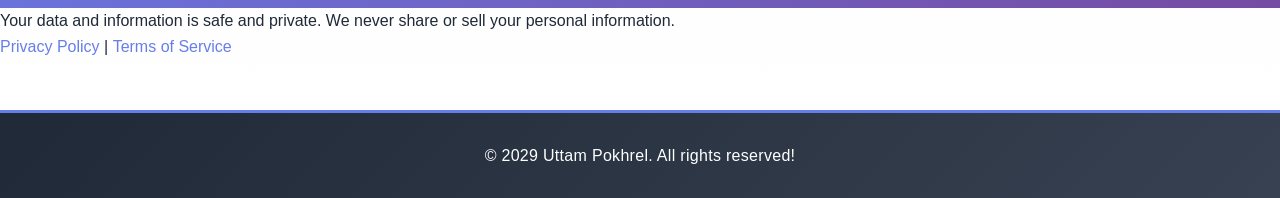
<file: register.html>
<!DOCTYPE html>
<html lang="en">
<head>
    <meta charset="UTF-8">
    <title>Register | Uttam Pokhrel</title>
    <link rel="stylesheet" href="style.css">
    <link rel="about section" href="about.html">
    <link rel="contact section" href="contact.html">
    <link rel="follow section" href="follow.html"> 
    <link rel="register section" href="register.html">
    <link rel="signin section" href="signin.html">
    <link rel="signup section" href="signup.html">
    <link rel="privacy.html" href="privacy.html">
    <link rel="terms.html" href="terms.html">
    <style>
        .register-container {
            max-width: 500px;
            margin: 100px auto;
            padding: 40px;
            background: #ffffff;
            border-radius: 12px;
            box-shadow: 0 8px 25px rgba(0, 0, 0, 0.15);
        }

        .register-container h1 {
            text-align: center;
            color: #667eea;
            margin-bottom: 30px;
            font-size: 2rem;
        }

        .form-group {
            margin-bottom: 20px;
        }

        .form-group label {
            display: block;
            margin-bottom: 8px;
            font-weight: 600;
            color: #2d3748;
            font-size: 0.95rem;
        }

        .form-group input,
        .form-group textarea {
            width: 100%;
            padding: 12px;
            border: 2px solid #e5e7eb;
            border-radius: 8px;
            font-size: 1rem;
            font-family: 'Segoe UI', sans-serif;
            transition: border-color 0.3s ease;
            box-sizing: border-box;
        }

        .form-group input:focus,
        .form-group textarea:focus {
            outline: none;
            border-color: #667eea;
            box-shadow: 0 0 8px rgba(102, 126, 234, 0.1);
        }

        .form-group textarea {
            resize: vertical;
            min-height: 100px;
        }

        .register-btn {
            width: 100%;
            padding: 14px;
            background: linear-gradient(135deg, #667eea 0%, #764ba2 100%);
            color: #ffffff;
            border: none;
            border-radius: 8px;
            font-size: 1.05rem;
            font-weight: 600;
            cursor: pointer;
            transition: all 0.3s ease;
            box-shadow: 0 4px 15px rgba(102, 126, 234, 0.3);
        }

        .register-btn:hover {
            transform: translateY(-3px);
            box-shadow: 0 8px 25px rgba(102, 126, 234, 0.4);
        }

        .register-btn:active {
            transform: translateY(-1px);
        }

        .success-message {
            display: none;
            background: #d4edda;
            color: #155724;
            padding: 15px;
            border-radius: 8px;
            margin-bottom: 20px;
            text-align: center;
            border: 1px solid #c3e6cb;
        }

        .error-message {
            display: none;
            background: #f8d7da;
            color: #721c24;
            padding: 15px;
            border-radius: 8px;
            margin-bottom: 20px;
            text-align: center;
            border: 1px solid #f5c6cb;
        }

        .login-link {
            text-align: center;
            margin-top: 20px;
            color: #7f8c8d;
        }

        .login-link a {
            color: #667eea;
            font-weight: 600;
            text-decoration: none;
            transition: color 0.3s ease;
        }

        .login-link a:hover {
            color: #764ba2;
            text-decoration: underline;
        }

        .back-link {
            display: inline-block;
            margin-bottom: 20px;
            color: #667eea;
            text-decoration: none;
            font-weight: 600;
            transition: color 0.3s ease;
        }

        .back-link:hover {
            color: #764ba2;
            text-decoration: underline;
        }
    </style>
</head>
<body>
<header>
    <nav>
      <div style="font-size:1.3rem;font-weight:bold;letter-spacing:1px;"><strong>Uttam Pokhrel</strong></div>
        <div style="display:flex; align-items:center; gap:15px; flex-wrap:wrap;">
            <a href="index.html">Home</a>
            <a href="about.html">About</a>
            <a href="contact.html">Contact</a>
            <a href="follow.html" >Follow Us</a>
            <button onclick="toggleTheme()" style="background:none; border:none; font-size:1.5rem; cursor:pointer; padding:5px; transition:transform 0.3s;" onmouseover="this.style.transform='scale(1.2)'" onmouseout="this.style.transform='scale(1)'">💡</button>
            <a href="register.html" style="font-weight:700; color:#667eea;">Apply Now</a>
        </div>
    </nav>
</header>
<div class="register-container">
    <a href="index.html" class="back-link">← Back to Home</a>
    <h1>Create Account</h1>

    <div class="success-message" id="successMessage">
        Registration successful! We'll be in touch soon.
    </div>

    <div class="error-message" id="errorMessage">
        Please fill in all fields correctly.
    </div>

    <form id="registrationForm">
        <div class="form-group">
            <label for="fullname">Full Name *</label>
            <input type="text" id="fullname" name="fullname" placeholder="Enter your full name" required>
        </div>

        <div class="form-group">
            <label for="email">Email Address *</label>
            <input type="email" id="email" name="email" placeholder="your.email@example.com" required>
        </div>

        <div class="form-group">
            <label for="phone">Phone Number</label>
            <input type="tel" id="phone" name="phone" placeholder="Your phone number">
        </div>

        <div class="form-group">
            <label for="username">Username *</label>
            <input type="text" id="username" name="username" placeholder="Choose a unique username" required>
        </div>

        <div class="form-group">
            <label for="password">Password *</label>
            <input type="password" id="password" name="password" placeholder="At least 8 characters" minlength="8" required>
        </div>

        <div class="form-group">
            <label for="confirmpassword">Confirm Password *</label>
            <input type="password" id="confirmpassword" name="confirmpassword" placeholder="Re-enter your password" minlength="8" required>
        </div>

        <div class="form-group">
            <label for="interests">Interests / Skills</label>
            <textarea id="interests" name="interests" placeholder="Tell us about your interests (AI, Web Dev, YouTube, etc.)"></textarea>
        </div>

        <button type="submit" class="register-btn">Create Account</button>
    </form>

    <div class="login-link">
        Already have an account? <a href="signin.html">Sign In</a>
    </div>
</div>
<!-- REGISTER NOW -->
    <section id="register" style="background: linear-gradient(135deg, #667eea 0%, #764ba2 100%); padding:80px 10%; text-align:center; color:#ffffff;">
        <h2 style="color:#ffffff; font-size:2.5rem; margin-bottom:20px;">Join Our Team</h2>
        <p style="font-size:1.1rem; margin-bottom:30px; color:#f3f4f6;">Be part of an amazing learning journey with AI, coding, and tech content creation.</p>
        <a href="https://forms.gle/f17SiPeSPfDuTWSa8" target="_blank" style="display:inline-block; background:#ffffff; color:#667eea; padding:14px 35px; border-radius:50px; text-decoration:none; font-weight:600; font-size:1.1rem; transition:all 0.3s ease; box-shadow:0 4px 15px rgba(0,0,0,0.15);" onmouseover="this.style.background='#f0f0f0'; this.style.transform='translateY(-3px)'; this.style.boxShadow='0 8px 25px rgba(0,0,0,0.2)'" onmouseout="this.style.background='#ffffff'; this.style.transform='translateY(0)'; this.style.boxShadow='0 4px 15px rgba(0,0,0,0.15)'">Register Now</a>
    </section>
     Your data and information is safe and private. We never share or sell your personal information. <search></search>
<a href="privacy.html">Privacy Policy</a> | <a href="terms.html">Terms of Service</a>
<footer style="margin: top 50px;">
    <p>© 2029 Uttam Pokhrel. All rights reserved!</p>
</footer>

<script>
    document.getElementById('registrationForm').addEventListener('submit', function(e) {
        e.preventDefault();

        const password = document.getElementById('password').value;
        const confirmPassword = document.getElementById('confirmpassword').value;
        const fullname = document.getElementById('fullname').value;
        const email = document.getElementById('email').value;
        const username = document.getElementById('username').value;

        const successMsg = document.getElementById('successMessage');
        const errorMsg = document.getElementById('errorMessage');

        // Reset messages
        successMsg.style.display = 'none';
        errorMsg.style.display = 'none';

        // Validation
        if (!fullname || !email || !username || !password || !confirmPassword) {
            errorMsg.textContent = 'Please fill in all required fields.';
            errorMsg.style.display = 'block';
            return;
        }

        if (password !== confirmPassword) {
            errorMsg.textContent = 'Passwords do not match.';
            errorMsg.style.display = 'block';
            return;
        }

        if (password.length < 8) {
            errorMsg.textContent = 'Password must be at least 8 characters long.';
            errorMsg.style.display = 'block';
            return;
        }

        // Show success message
        successMsg.style.display = 'block';

        // Clear form
        document.getElementById('registrationForm').reset();

        // Optional: Send data to backend
        const formData = {
            fullname: fullname,
            email: email,
            phone: document.getElementById('phone').value,
            username: username,
            interests: document.getElementById('interests').value
        };

        console.log('Registration data:', formData);
        
        // Uncomment to send to backend
        // fetch('/register', {
        //     method: 'POST',
        //     headers: { 'Content-Type': 'application/json' },
        //     body: JSON.stringify(formData)
        // })
        // .then(response => response.json())
        // .catch(error => console.error('Error:', error));
    });
</script>

<script src="theme.js"></script>
</body>

</html>
</file>
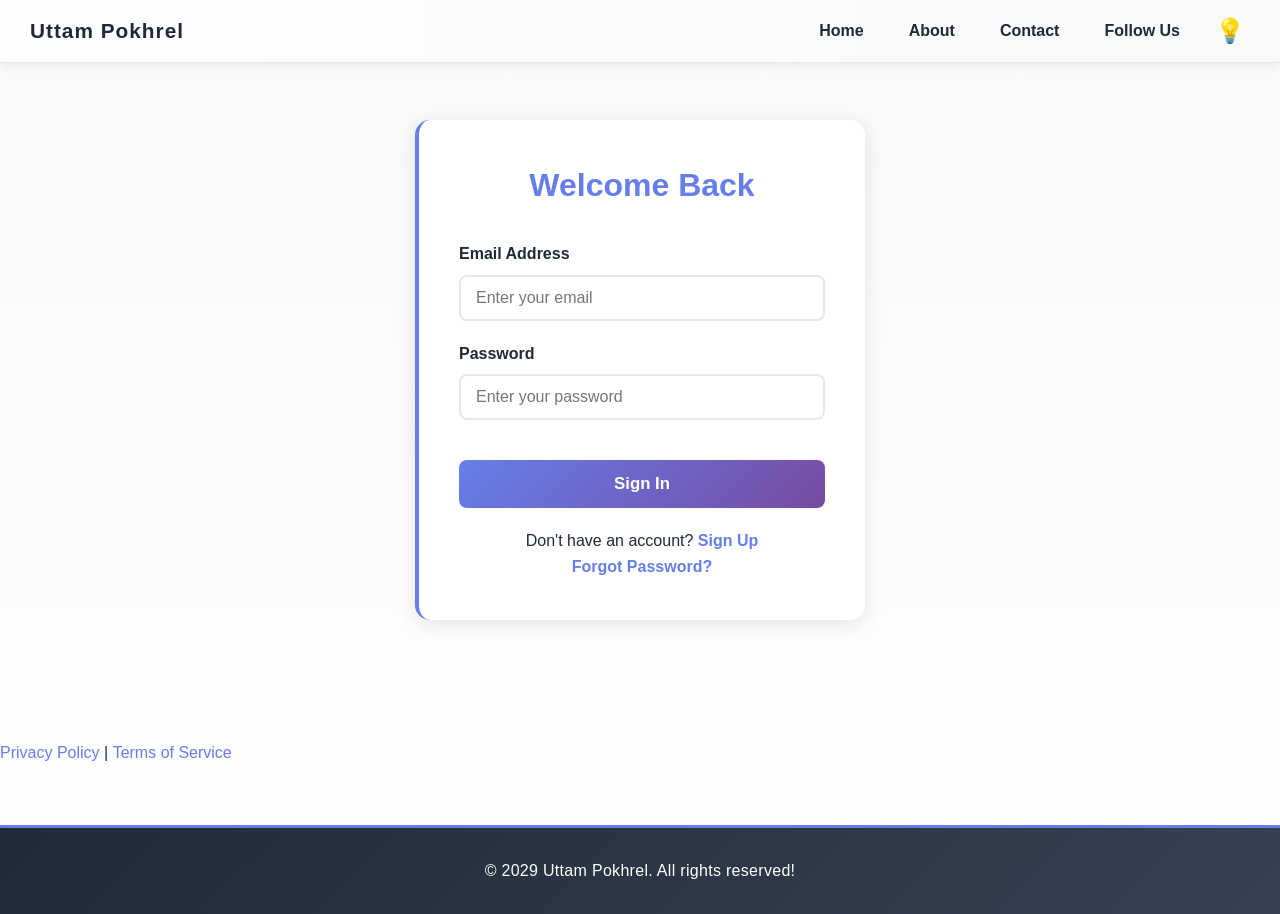
<file: signin.html>
<!DOCTYPE html>
<html lang="en">
<head>
    <meta charset="UTF-8">
    <title>Sign In | Uttam Pokhrel</title>
    <link rel="stylesheet" href="style.css">
    <link rel="about section" href="about.html">
    <link rel="contact section" href="contact.html">
    <link rel="follow section" href="follow.html"> 
    <link rel="register section" href="register.html">
    <link rel="signin section" href="signin.html">
    <link rel="signup section" href="signup.html">
    <link rel="privacy.html" href="privacy.html">
    <link rel="terms.html" href="terms.html">
    <style>
        .signin-container {
            max-width: 450px;
            margin: 120px auto;
            padding: 40px;
            background: #ffffff;
            border-radius: 15px;
            box-shadow: 0 4px 20px rgba(0, 0, 0, 0.1);
            border-left: 4px solid #667eea;
        }
        
        .signin-container h1 {
            color: #667eea;
            margin-bottom: 30px;
            text-align: center;
            font-size: 2rem;
        }
        
        .form-group {
            margin-bottom: 20px;
        }
        
        .form-group label {
            display: block;
            margin-bottom: 8px;
            color: #1f2937;
            font-weight: 600;
        }
        
        .form-group input {
            width: 100%;
            padding: 12px 15px;
            border: 2px solid #e5e7eb;
            border-radius: 8px;
            font-size: 1rem;
            transition: all 0.3s ease;
            box-sizing: border-box;
        }
        
        .form-group input:focus {
            outline: none;
            border-color: #667eea;
            box-shadow: 0 0 0 3px rgba(102, 126, 234, 0.1);
        }
        
        .signin-btn {
            width: 100%;
            padding: 14px;
            background: linear-gradient(135deg, #667eea, #764ba2);
            color: #ffffff;
            border: none;
            border-radius: 8px;
            font-size: 1.05rem;
            font-weight: 600;
            cursor: pointer;
            transition: all 0.3s ease;
            margin-top: 20px;
        }
        
        .signin-btn:hover {
            transform: translateY(-2px);
            box-shadow: 0 8px 20px rgba(102, 126, 234, 0.3);
        }
        
        .signin-footer {
            text-align: center;
            margin-top: 20px;
            color: #1f2937;
        }
        
        .signin-footer a {
            color: #667eea;
            text-decoration: none;
            font-weight: 600;
        }
        
        .signin-footer a:hover {
            text-decoration: underline;
        }
    </style>
</head>
<body>

<header role="banner">
    <nav role="navigation" aria-label="Main Navigation">
        <div style="font-size:1.3rem;font-weight:bold;letter-spacing:1px;"><strong>Uttam Pokhrel</strong></div>
        <div style="display:flex; align-items:center; gap:15px; flex-wrap:wrap;">
            <a href="index.html">Home</a>
            <a href="about.html">About</a>
            <a href="contact.html">Contact</a>
            <a href="follow.html" >Follow Us</a>
            <button onclick="toggleTheme()" aria-label="Toggle theme" style="background:none; border:none; font-size:1.5rem; cursor:pointer; padding:5px; transition:transform 0.3s;" onmouseover="this.style.transform='scale(1.2)'" onmouseout="this.style.transform='scale(1)'">💡</button>
        </div>
    </nav>
</header>

<div class="signin-container">
    <h1>Welcome Back</h1>
    <form onsubmit="handleSignIn(event)">
        <div class="form-group">
            <label for="email">Email Address</label>
            <input type="email" id="email" name="email" required placeholder="Enter your email" />
        </div>
        
        <div class="form-group">
            <label for="password">Password</label>
            <input type="password" id="password" name="password" required placeholder="Enter your password" />
        </div>
        
        <button type="submit" class="signin-btn">Sign In</button>
    </form>
    
    <div class="signin-footer">
        <p>Don't have an account? <a href="signup.html">Sign Up</a></p>
        <p><a href="#">Forgot Password?</a></p>
    </div>
</div>

<a href="privacy.html">Privacy Policy</a> | <a href="terms.html">Terms of Service</a>
<footer style="margin-top:60px;">
    <p>© 2029 Uttam Pokhrel. All rights reserved!</p>
</footer>

<script>
    function handleSignIn(event) {
        event.preventDefault();
        const email = document.getElementById('email').value;
        const password = document.getElementById('password').value;
        
        if (email && password) {
            alert('Sign In Successful!\n\nWelcome back, ' + email + '!\nYou are now logged in.');
            document.querySelector('form').reset();
        }
    }
</script>
<script src="theme.js"></script>
</body>
</html>
</file>
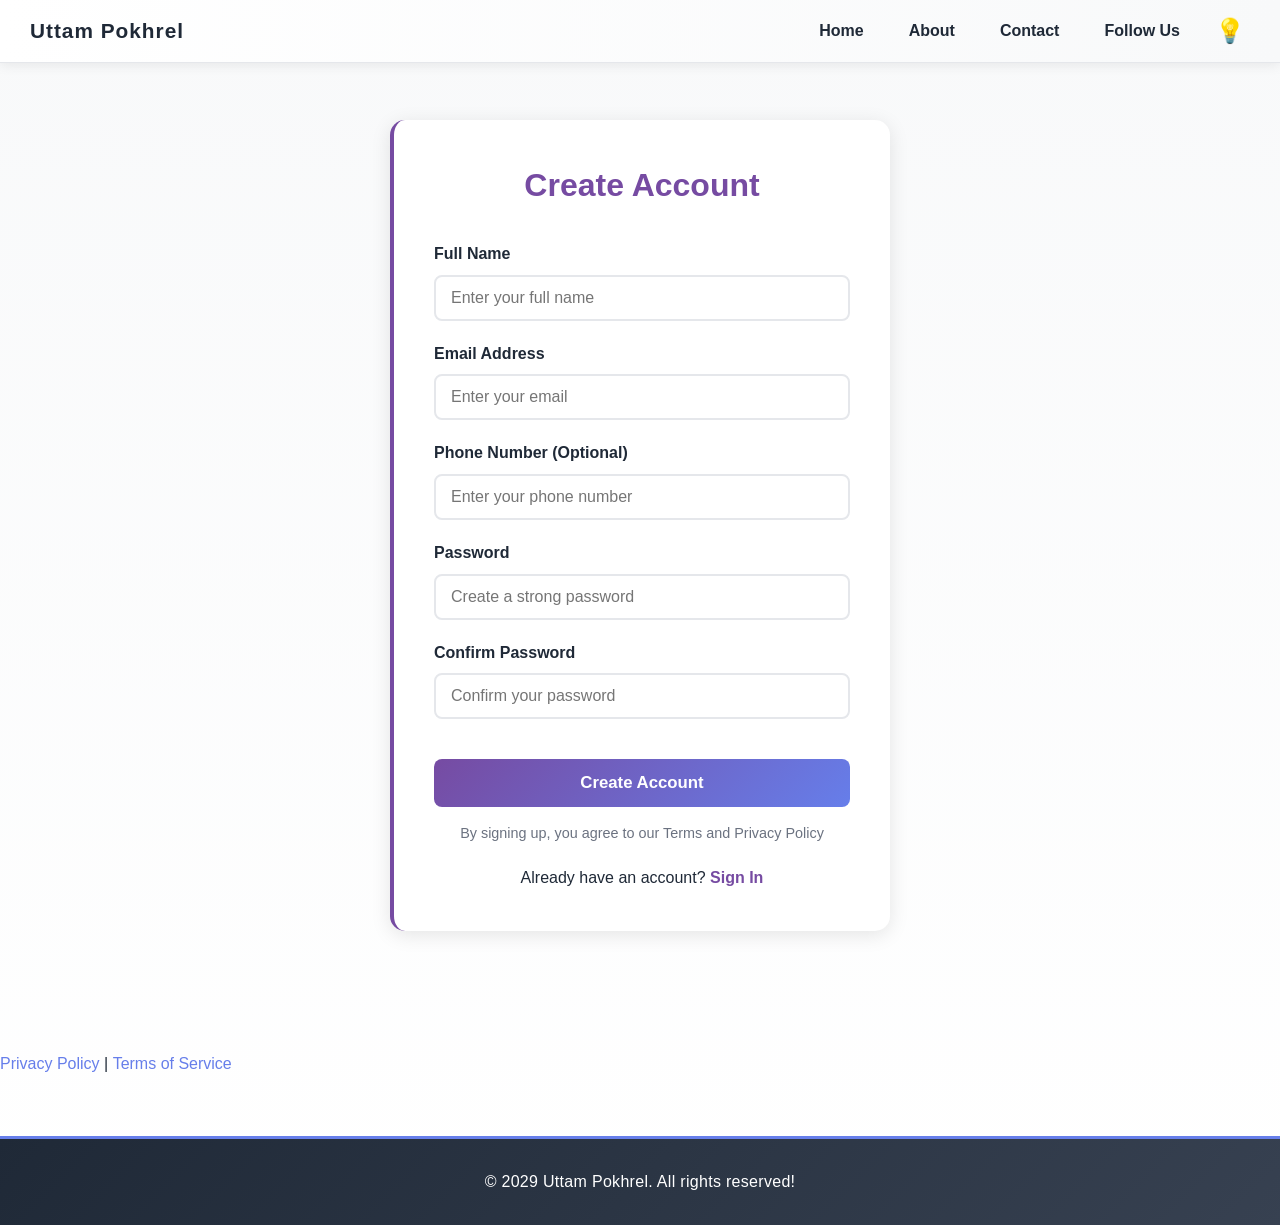
<file: signup.html>
<!DOCTYPE html>
<html lang="en">
<head>
    <meta charset="UTF-8">
    <title>Sign Up | Uttam Pokhrel</title>
    <link rel="stylesheet" href="style.css">
    <link rel="about section" href="about.html">
    <link rel="contact section" href="contact.html">
    <link rel="follow section" href="follow.html"> 
    <link rel="register section" href="register.html">
    <link rel="signin section" href="signin.html">
    <link rel="signup section" href="signup.html">
    <link rel="privacy.html" href="privacy.html">
    <link rel="terms.html" href="terms.html">
    <style>
        .signup-container {
            max-width: 500px;
            margin: 120px auto;
            padding: 40px;
            background: #ffffff;
            border-radius: 15px;
            box-shadow: 0 4px 20px rgba(0, 0, 0, 0.1);
            border-left: 4px solid #764ba2;
        }
        
        .signup-container h1 {
            color: #764ba2;
            margin-bottom: 30px;
            text-align: center;
            font-size: 2rem;
        }
        
        .form-group {
            margin-bottom: 20px;
        }
        
        .form-group label {
            display: block;
            margin-bottom: 8px;
            color: #1f2937;
            font-weight: 600;
        }
        
        .form-group input {
            width: 100%;
            padding: 12px 15px;
            border: 2px solid #e5e7eb;
            border-radius: 8px;
            font-size: 1rem;
            transition: all 0.3s ease;
            box-sizing: border-box;
        }
        
        .form-group input:focus {
            outline: none;
            border-color: #764ba2;
            box-shadow: 0 0 0 3px rgba(118, 75, 162, 0.1);
        }
        
        .signup-btn {
            width: 100%;
            padding: 14px;
            background: linear-gradient(135deg, #764ba2, #667eea);
            color: #ffffff;
            border: none;
            border-radius: 8px;
            font-size: 1.05rem;
            font-weight: 600;
            cursor: pointer;
            transition: all 0.3s ease;
            margin-top: 20px;
        }
        
        .signup-btn:hover {
            transform: translateY(-2px);
            box-shadow: 0 8px 20px rgba(118, 75, 162, 0.3);
        }
        
        .signup-footer {
            text-align: center;
            margin-top: 20px;
            color: #1f2937;
        }
        
        .signup-footer a {
            color: #764ba2;
            text-decoration: none;
            font-weight: 600;
        }
        
        .signup-footer a:hover {
            text-decoration: underline;
        }
        
        .terms {
            font-size: 0.9rem;
            color: #6b7280;
            margin-top: 15px;
            text-align: center;
        }
    </style>
</head>
<body>

<header role="banner">
    <nav role="navigation" aria-label="Main Navigation">
        <div style="font-size:1.3rem;font-weight:bold;letter-spacing:1px;"><strong>Uttam Pokhrel</strong></div>
        <div style="display:flex; align-items:center; gap:15px; flex-wrap:wrap;">
            <a href="index.html">Home</a>
            <a href="about.html">About</a>
            <a href="contact.html">Contact</a>
            <a href="follow.html">Follow Us</a>
            <button onclick="toggleTheme()" aria-label="Toggle theme" style="background:none; border:none; font-size:1.5rem; cursor:pointer; padding:5px; transition:transform 0.3s;" onmouseover="this.style.transform='scale(1.2)'" onmouseout="this.style.transform='scale(1)'">💡</button>
            
        </div>
    </nav>
</header>

<div class="signup-container">
    <h1>Create Account</h1>
    <form onsubmit="handleSignUp(event)">
        <div class="form-group">
            <label for="fullname">Full Name</label>
            <input type="text" id="fullname" name="fullname" required placeholder="Enter your full name" />
        </div>
        
        <div class="form-group">
            <label for="email">Email Address</label>
            <input type="email" id="email" name="email" required placeholder="Enter your email" />
        </div>
        
        <div class="form-group">
            <label for="phone">Phone Number (Optional)</label>
            <input type="tel" id="phone" name="phone" placeholder="Enter your phone number" />
        </div>
        
        <div class="form-group">
            <label for="password">Password</label>
            <input type="password" id="password" name="password" required placeholder="Create a strong password" />
        </div>
        
        <div class="form-group">
            <label for="confirmpassword">Confirm Password</label>
            <input type="password" id="confirmpassword" name="confirmpassword" required placeholder="Confirm your password" />
        </div>
        
        <button type="submit" class="signup-btn">Create Account</button>
    </form>
    
    <div class="terms">
        <p>By signing up, you agree to our Terms and Privacy Policy</p>
    </div>
    
    <div class="signup-footer">
        <p>Already have an account? <a href="signin.html">Sign In</a></p>
    </div>
</div>

<a href="privacy.html">Privacy Policy</a> | <a href="terms.html">Terms of Service</a>
<footer style="margin-top:60px;">
    <p>© 2029 Uttam Pokhrel. All rights reserved!</p>
</footer>

<script>
    function handleSignUp(event) {
        event.preventDefault();
        const fullname = document.getElementById('fullname').value;
        const email = document.getElementById('email').value;
        const password = document.getElementById('password').value;
        const confirmpassword = document.getElementById('confirmpassword').value;
        
        if (password !== confirmpassword) {
            alert('Passwords do not match!');
            return;
        }
        
        if (fullname && email && password) {
            alert('Account Created Successfully!\n\nWelcome, ' + fullname + '!\nA confirmation email has been sent to ' + email + '\nYou can now sign in to your account.');
            document.querySelector('form').reset();
        }
    }
</script>
<script src="theme.js"></script>
</body>
</html>
</file>
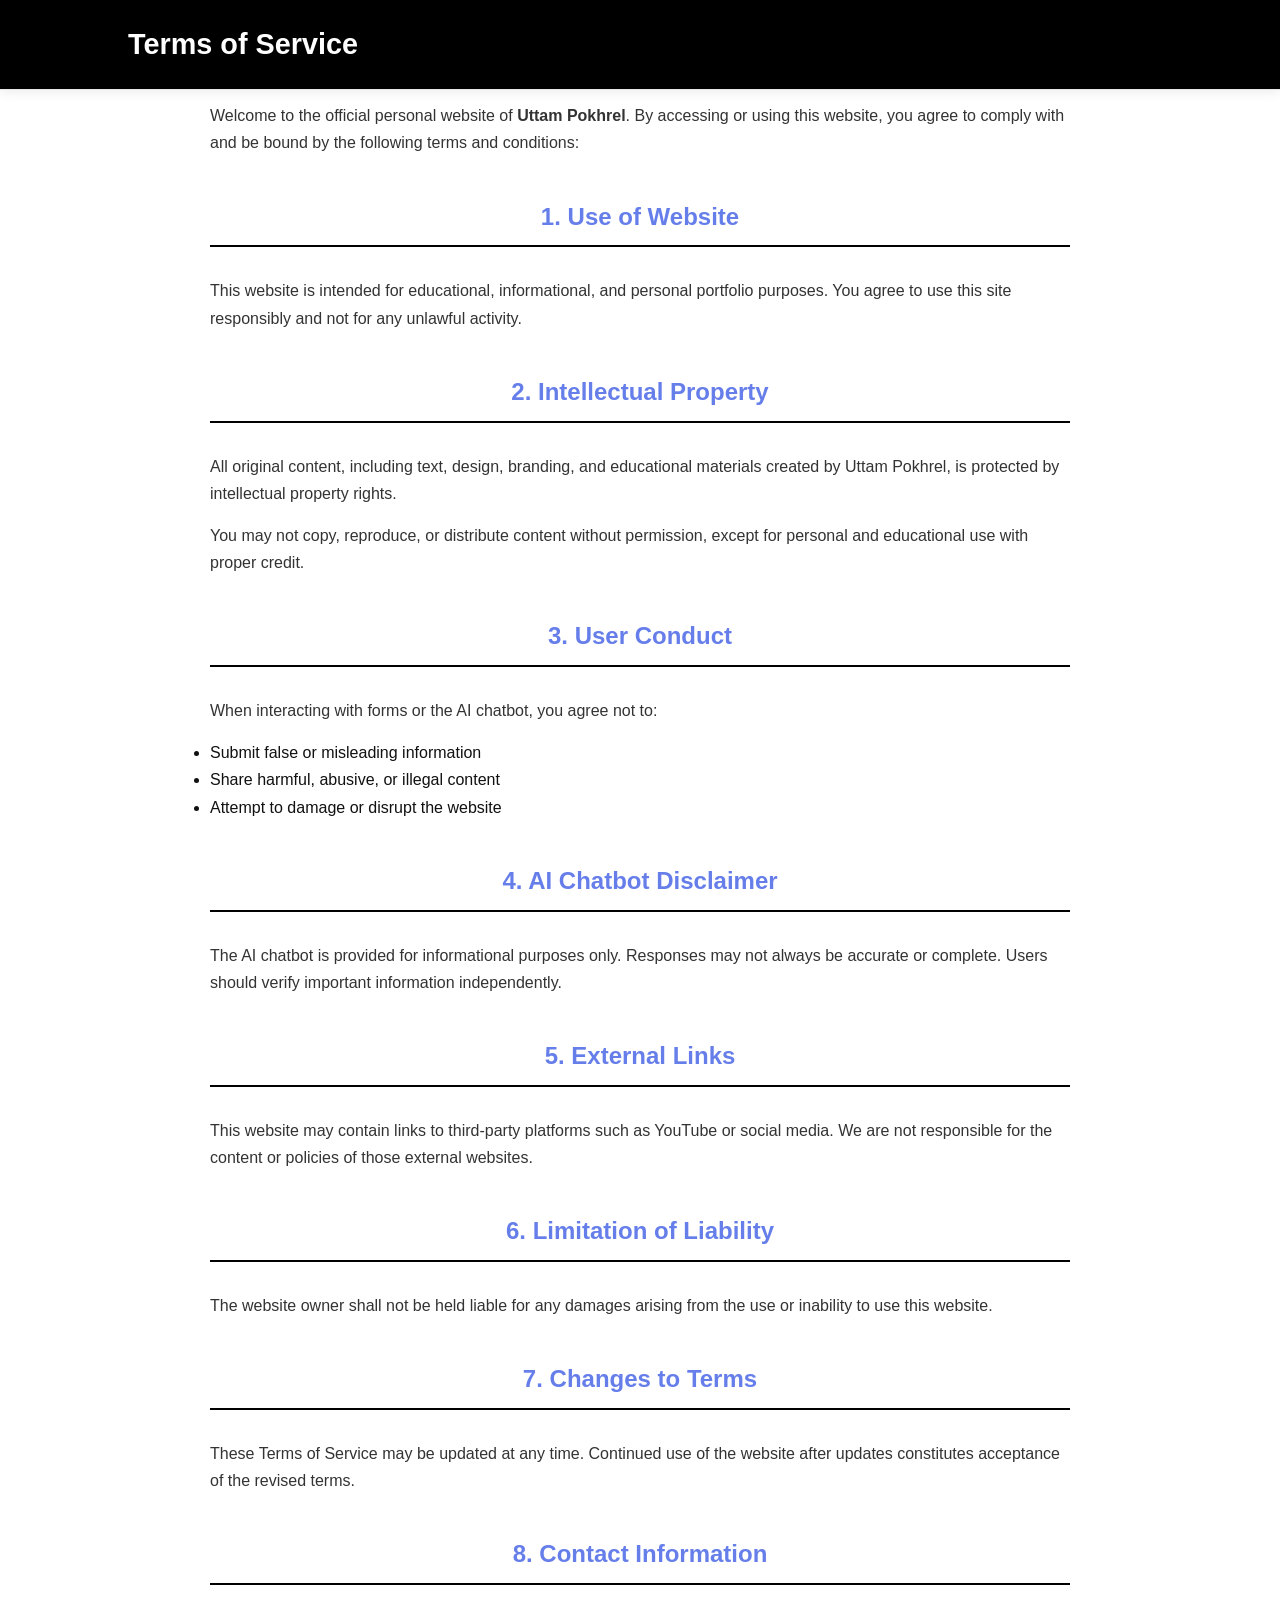
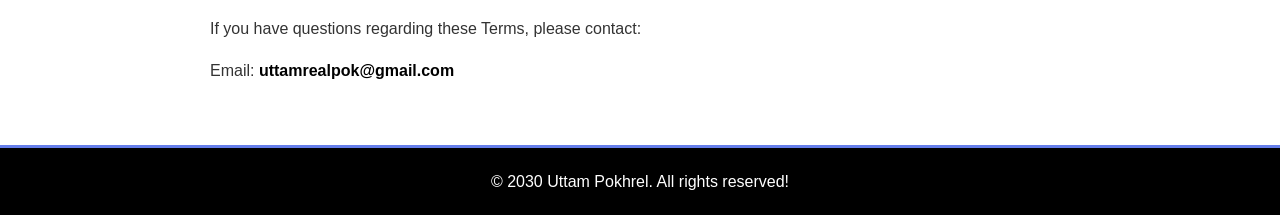
<file: terms.html>
<!DOCTYPE html>
<html lang="en">
<head>
    <title>Terms of Service | Uttam Pokhrel</title>
   <link rel="stylesheet" href="style.css">
    <link rel="about section" href="about.html">
    <link rel="contact section" href="contact.html">
    <link rel="follow section" href="follow.html"> 
    <link rel="register section" href="register.html">
    <link rel="signin section" href="signin.html">
    <link rel="signup section" href="signup.html">
    <link rel="privacy.html" href="privacy.html">
    <link rel="terms.html" href="terms.html">
</head>
<body>
<style>
body{
    margin:0;
    font-family: Arial, sans-serif;
    background:#ffffff;
    color:#111;
    line-height:1.7;
}

header{
    background:#000;
    color:#fff;
    padding:20px 10%;
}

header h1{
    margin:0;
    font-size:1.8rem;
}

.container{
    max-width:900px;
    margin:60px auto;
    padding:0 20px;
}

h2{
    margin-top:40px;
    font-size:1.5rem;
    border-bottom:2px solid #000;
    padding-bottom:8px;
}

p{
    margin:15px 0;
    color:#333;
}

ul{
    margin:15px 0;
}

a{
    color:#000;
    font-weight:600;
}

footer{
    background:#000;
    color:#fff;
    text-align:center;
    padding:20px;
    margin-top:60px;
}
</style>
</head>

<body>

<header>
    <h1>Terms of Service</h1>
</header>

<div class="container">

<p><strong>Effective Date:</strong> January 2030 A.D.</p>

<p>Welcome to the official personal website of <strong>Uttam Pokhrel</strong>. By accessing or using this website, you agree to comply with and be bound by the following terms and conditions:</p>

<h2>1. Use of Website</h2>
<p>This website is intended for educational, informational, and personal portfolio purposes. You agree to use this site responsibly and not for any unlawful activity.</p>

<h2>2. Intellectual Property</h2>
<p>All original content, including text, design, branding, and educational materials created by Uttam Pokhrel, is protected by intellectual property rights.</p>
<p>You may not copy, reproduce, or distribute content without permission, except for personal and educational use with proper credit.</p>

<h2>3. User Conduct</h2>
<p>When interacting with forms or the AI chatbot, you agree not to:</p>
<ul>
<li>Submit false or misleading information</li>
<li>Share harmful, abusive, or illegal content</li>
<li>Attempt to damage or disrupt the website</li>
</ul>

<h2>4. AI Chatbot Disclaimer</h2>
<p>The AI chatbot is provided for informational purposes only. Responses may not always be accurate or complete. Users should verify important information independently.</p>

<h2>5. External Links</h2>
<p>This website may contain links to third-party platforms such as YouTube or social media. We are not responsible for the content or policies of those external websites.</p>

<h2>6. Limitation of Liability</h2>
<p>The website owner shall not be held liable for any damages arising from the use or inability to use this website.</p>

<h2>7. Changes to Terms</h2>
<p>These Terms of Service may be updated at any time. Continued use of the website after updates constitutes acceptance of the revised terms.</p>

<h2>8. Contact Information</h2>
<p>If you have questions regarding these Terms, please contact:</p>
<p>Email: <a href="mailto:uttamrealpok@gmail.com">uttamrealpok@gmail.com</a></p>

</div>

<footer>
© 2030 Uttam Pokhrel. All rights reserved!
</body>
</html>
</file>
<file: style.css>
* {
    margin: 0;
    padding: 0;
    box-sizing: border-box;
    font-family: 'Segoe UI', -apple-system, BlinkMacSystemFont, sans-serif;
    scroll-behavior: smooth;
}

body {
    background: linear-gradient(to bottom, #f8f9fa, #ffffff);
    color: #1f2937;
    transition: background 0.3s, color 0.3s;
    line-height: 1.6;
}

.dark-theme body {
    background: #0f172a;
    color: #e5e7eb;
}

/* HERO */
.hero {
    height: 100vh;
    background: linear-gradient(135deg, #667eea 0%, #764ba2 100%);
    display: flex;
    flex-direction: column;
    justify-content: center;
    align-items: center;
    text-align: center;
    animation: fadeIn 1s ease-in-out;
    color: #ffffff;
}

@keyframes fadeIn {
    from { opacity: 0; transform: translateY(20px); }
    to { opacity: 1; transform: translateY(0); }
}

.hero h1 {
    font-size: 3.5rem;
    font-weight: 700;
    text-shadow: 0 2px 10px rgba(0, 0, 0, 0.2);
    margin-bottom: 10px;
}

.hero span {
    color: #ffd700;
    background: linear-gradient(135deg, #ffd700, #ffed4e);
    -webkit-background-clip: text;
    -webkit-text-fill-color: transparent;
    background-clip: text;
}

.hero p {
    margin: 15px 0;
    font-size: 1.3rem;
    font-weight: 500;
    letter-spacing: 0.5px;
}
/* link styled like the hero button for direct navigation */
.hero button {
    padding: 14px 35px;
    border: none;
    background: #ffffff;
    color: #000000;
    font-size: 1.05rem;
    font-weight: 600;
    cursor: pointer;
    border-radius: 50px;
    transition: all 0.3s ease;
    box-shadow: 0 4px 15px rgba(0, 0, 0, 0.15);
    outline: none;
}

/* link styled like the hero button for direct navigation */
.hero-link {
    display: inline-block;
    padding: 14px 35px;
    border: none;
    background: #ffffff;
    color: #000000;
    font-size: 1.05rem;
    font-weight: 600;
    cursor: pointer;
    border-radius: 50px;
    transition: all 0.3s ease;
    box-shadow: 0 4px 15px rgba(0, 0, 0, 0.15);
    text-decoration: none;
}

.hero-link:hover,
.hero-link:focus {
    background: #f0f0f0;
    transform: translateY(-3px);
    box-shadow: 0 8px 25px rgba(0, 0, 0, 0.2);
    color: #667eea;
}

.hero button:focus, .hero button:hover {
    background: #f0f0f0;
    transform: translateY(-3px);
    box-shadow: 0 8px 25px rgba(0, 0, 0, 0.2);
}

.hero img:hover {
    box-shadow: 0 10px 40px rgba(0, 0, 0, 0.25);
    transform: scale(1.05);
    transition: all 0.3s ease;
}

.hero-buttons {
    display: flex;
    gap: 20px;
    justify-content: center;
    margin-top: 30px;
    flex-wrap: wrap;
}

/* SECTIONS */
section {
    padding: 100px 10%;
}

section:nth-child(even) {
    background: #f8f9fa;
}

h2 {
    font-size: 2.5rem;
    margin-bottom: 30px;
    color: #667eea;
    font-weight: 700;
    text-align: center;
}

/* SKILLS */
.skills-box {
    display: grid;
    grid-template-columns: repeat(auto-fit, minmax(220px, 1fr));
    gap: 25px;
    margin-top: 40px;
}

.skills-box div {
    background: #ffffff;
    padding: 30px;
    border-radius: 15px;
    text-align: center;
    transition: all 0.3s ease;
    box-shadow: 0 2px 15px rgba(0, 0, 0, 0.08);
    border: 2px solid transparent;
    font-weight: 600;
    font-size: 1.05rem;
    color: #1f2937;
}

.skills-box div:hover {
    transform: translateY(-10px);
    background: linear-gradient(135deg, #667eea, #764ba2);
    color: #ffffff;
    border-color: #667eea;
    box-shadow: 0 10px 30px rgba(102, 126, 234, 0.2);
}

/* FOOTER */
footer {
    text-align: center;
    padding: 30px;
    background: linear-gradient(135deg, #1f2937, #374151);
    border-top: 3px solid #667eea;
    color: #ffffff;
    margin-top: 50px;
}

footer p {
    font-weight: 500;
    letter-spacing: 0.3px;
}

/* INTERLINKING STYLES */
a {
    color: #667eea;
    text-decoration: none;
    transition: all 0.3s ease;
    font-weight: 500;
}

a:hover {
    color: #764ba2;
    text-decoration: underline;
}

/* JSON DISPLAY STYLES */
pre {
    background: #f8f9fa;
    color: #1f2937;
    padding: 20px;
    border-radius: 12px;
    overflow-x: auto;
    font-family: 'Courier New', monospace;
    box-shadow: 0 2px 10px rgba(0, 0, 0, 0.08);
    border-left: 4px solid #667eea;
}

code {
    background: #e5e7eb;
    padding: 3px 6px;
    border-radius: 4px;
    color: #667eea;
    font-weight: 500;
}

/* NAVIGATION */
header {
    background: linear-gradient(to right, #ffffff, #f8f9fa);
    padding: 12px 30px;
    position: fixed;
    width: 100%;
    top: 0;
    z-index: 1000;
    box-shadow: 0 2px 12px rgba(0, 0, 0, 0.08);
    border-bottom: 1px solid #e5e7eb;
}

nav {
    display: flex;
    justify-content: space-between;
    align-items: center;
    gap: 30px;
}

nav a {
    color: #1f2937;
    text-decoration: none;
    margin: 0 15px;
    font-weight: 600;
    transition: color 0.3s ease;
}

nav a:hover {
    color: #667eea;
}

nav button {
    background: #667eea;
    color: #ffffff;
    border: none;
    padding: 8px 16px;
    cursor: pointer;
    border-radius: 8px;
    font-weight: 600;
    transition: all 0.3s ease;
}

nav button:hover {
    background: #764ba2;
    transform: translateY(-2px);
    box-shadow: 0 4px 12px rgba(102, 126, 234, 0.25);
}

/* CONTAINER AND CARDS */
.container {
    margin-top: 100px;
    padding: 30px;
}

.card {
    background: #ffffff;
    margin: 25px 0;
    padding: 35px;
    border-radius: 15px;
    box-shadow: 0 2px 15px rgba(0, 0, 0, 0.08);
    border-left: 4px solid #667eea;
    transition: all 0.3s ease;
}

.card:hover {
    box-shadow: 0 8px 25px rgba(102, 126, 234, 0.12);
    transform: translateY(-3px);
}

.card h1 {
    color: #667eea;
    margin-bottom: 15px;
    font-size: 2rem;
}

.dark-theme .card {
    background: #1e293b;
    color: #e5e7eb;
    border-left-color: #38bdf8;
}

.dark-theme header {
    background: linear-gradient(to right, #1e293b, #0f172a);
    border-bottom-color: #38bdf8;
}

/* CHATBOT */
#chat-container,
#chat-container-index,
#chat-container-about,
#chat-container-contact {
    max-width: 600px;
    margin: 0 auto;
    background: #ffffff;
    border-radius: 15px;
    padding: 25px;
    box-shadow: 0 4px 20px rgba(0, 0, 0, 0.1);
    border: 2px solid #e5e7eb;
}

#chat-messages,
#chat-messages-index,
#chat-messages-about,
#chat-messages-contact {
    height: 320px;
    overflow-y: auto;
    margin-bottom: 15px;
    padding: 15px;
    background: #f8f9fa;
    border-radius: 10px;
    border: 1px solid #e5e7eb;
}

#chat-messages div,
#chat-messages-index div,
#chat-messages-about div,
#chat-messages-contact div {
    margin-bottom: 12px;
    padding: 10px 14px;
    background: linear-gradient(135deg, #667eea, #764ba2);
    border-radius: 10px;
    color: #ffffff;
    font-weight: 500;
}

#chat-input,
#chat-input-index,
#chat-input-about,
#chat-input-contact {
    width: calc(100% - 90px);
    padding: 12px 15px;
    border: 2px solid #e5e7eb;
    border-radius: 10px;
    background: #ffffff;
    color: #1f2937;
    font-size: 1rem;
    transition: all 0.3s ease;
}

#chat-input:focus,
#chat-input-index:focus,
#chat-input-about:focus,
#chat-input-contact:focus {
    border-color: #667eea;
    outline: none;
    box-shadow: 0 0 0 3px rgba(102, 126, 234, 0.1);
}

#chat-container button,
#chat-container-index button,
#chat-container-about button,
#chat-container-contact button {
    padding: 11px 18px;
    background: #667eea;
    color: #ffffff;
    border: none;
    border-radius: 10px;
    cursor: pointer;
    margin-left: 10px;
    font-weight: 600;
    transition: all 0.3s ease;
}

#chat-container button:hover,
#chat-container-index button:hover,
#chat-container-about button:hover,
#chat-container-contact button:hover {
    background: #764ba2;
    transform: translateY(-2px);
    box-shadow: 0 4px 12px rgba(102, 126, 234, 0.3);
}
</file>
